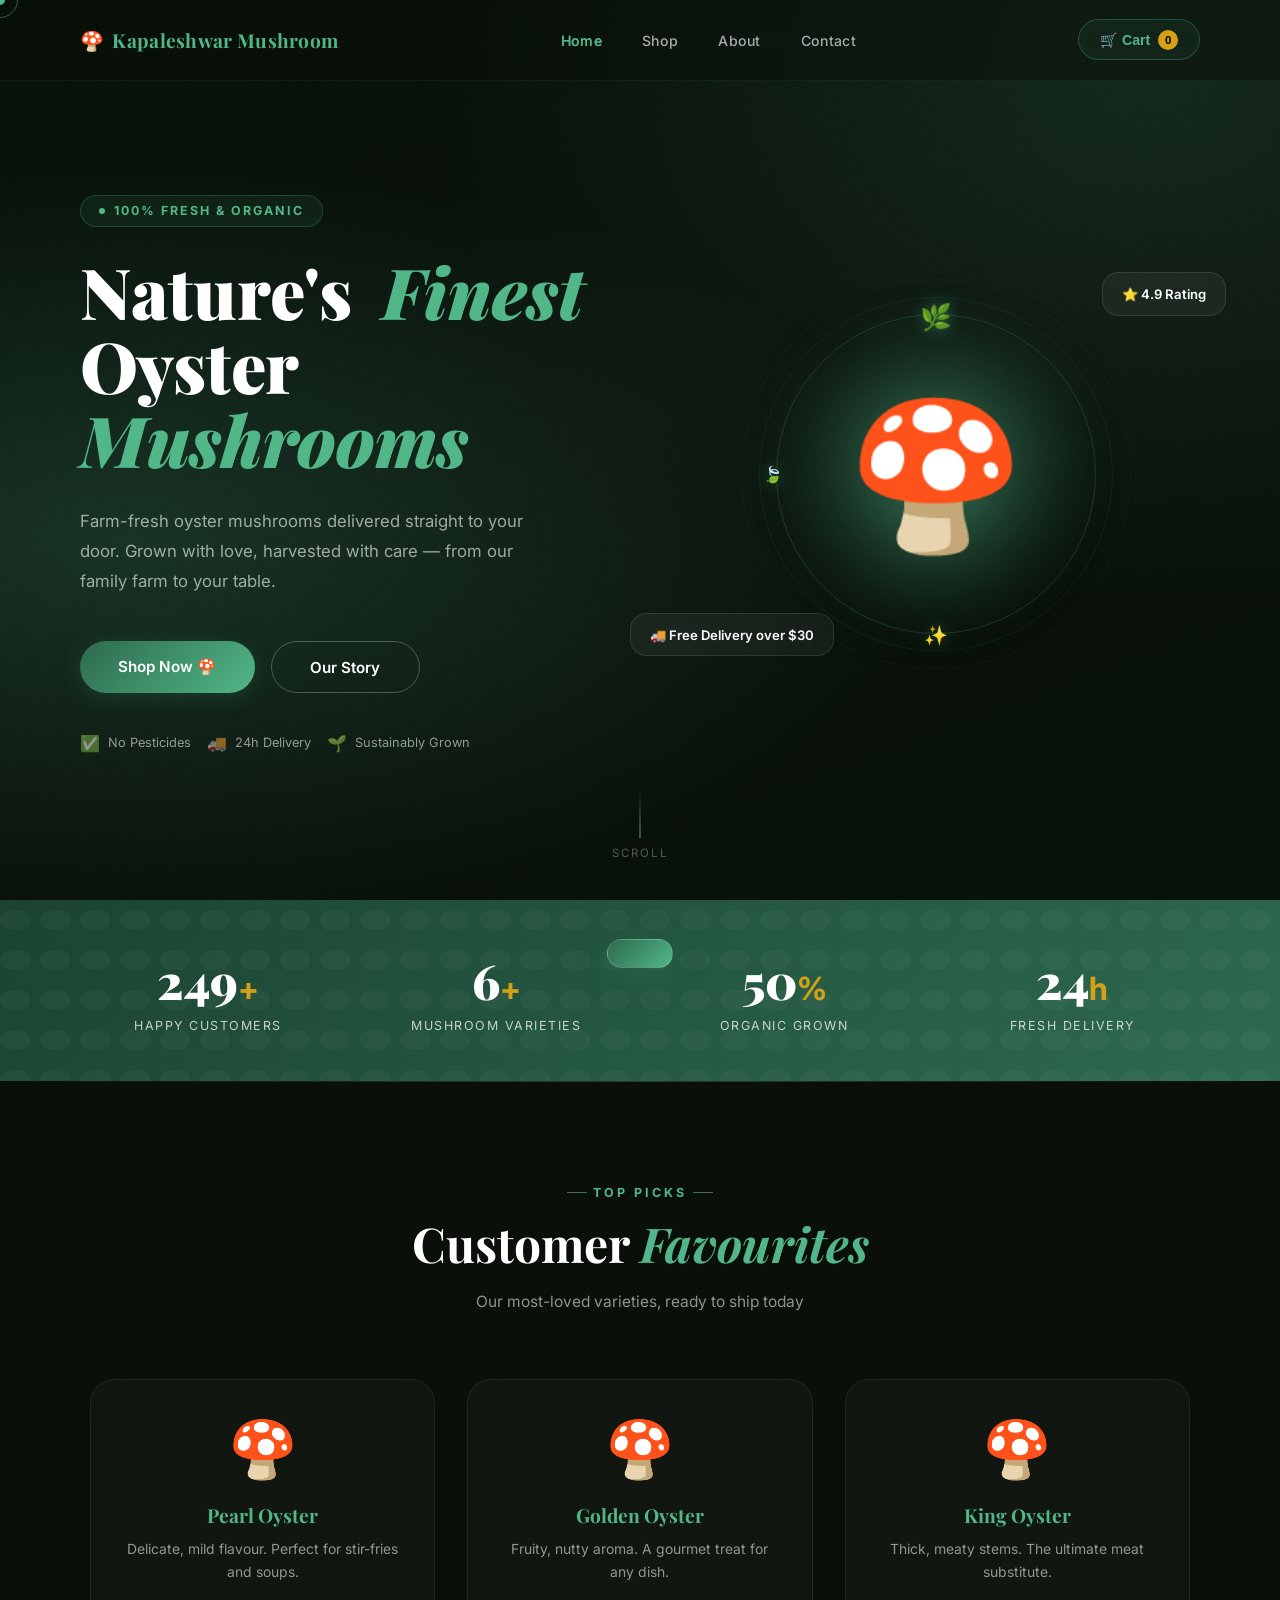
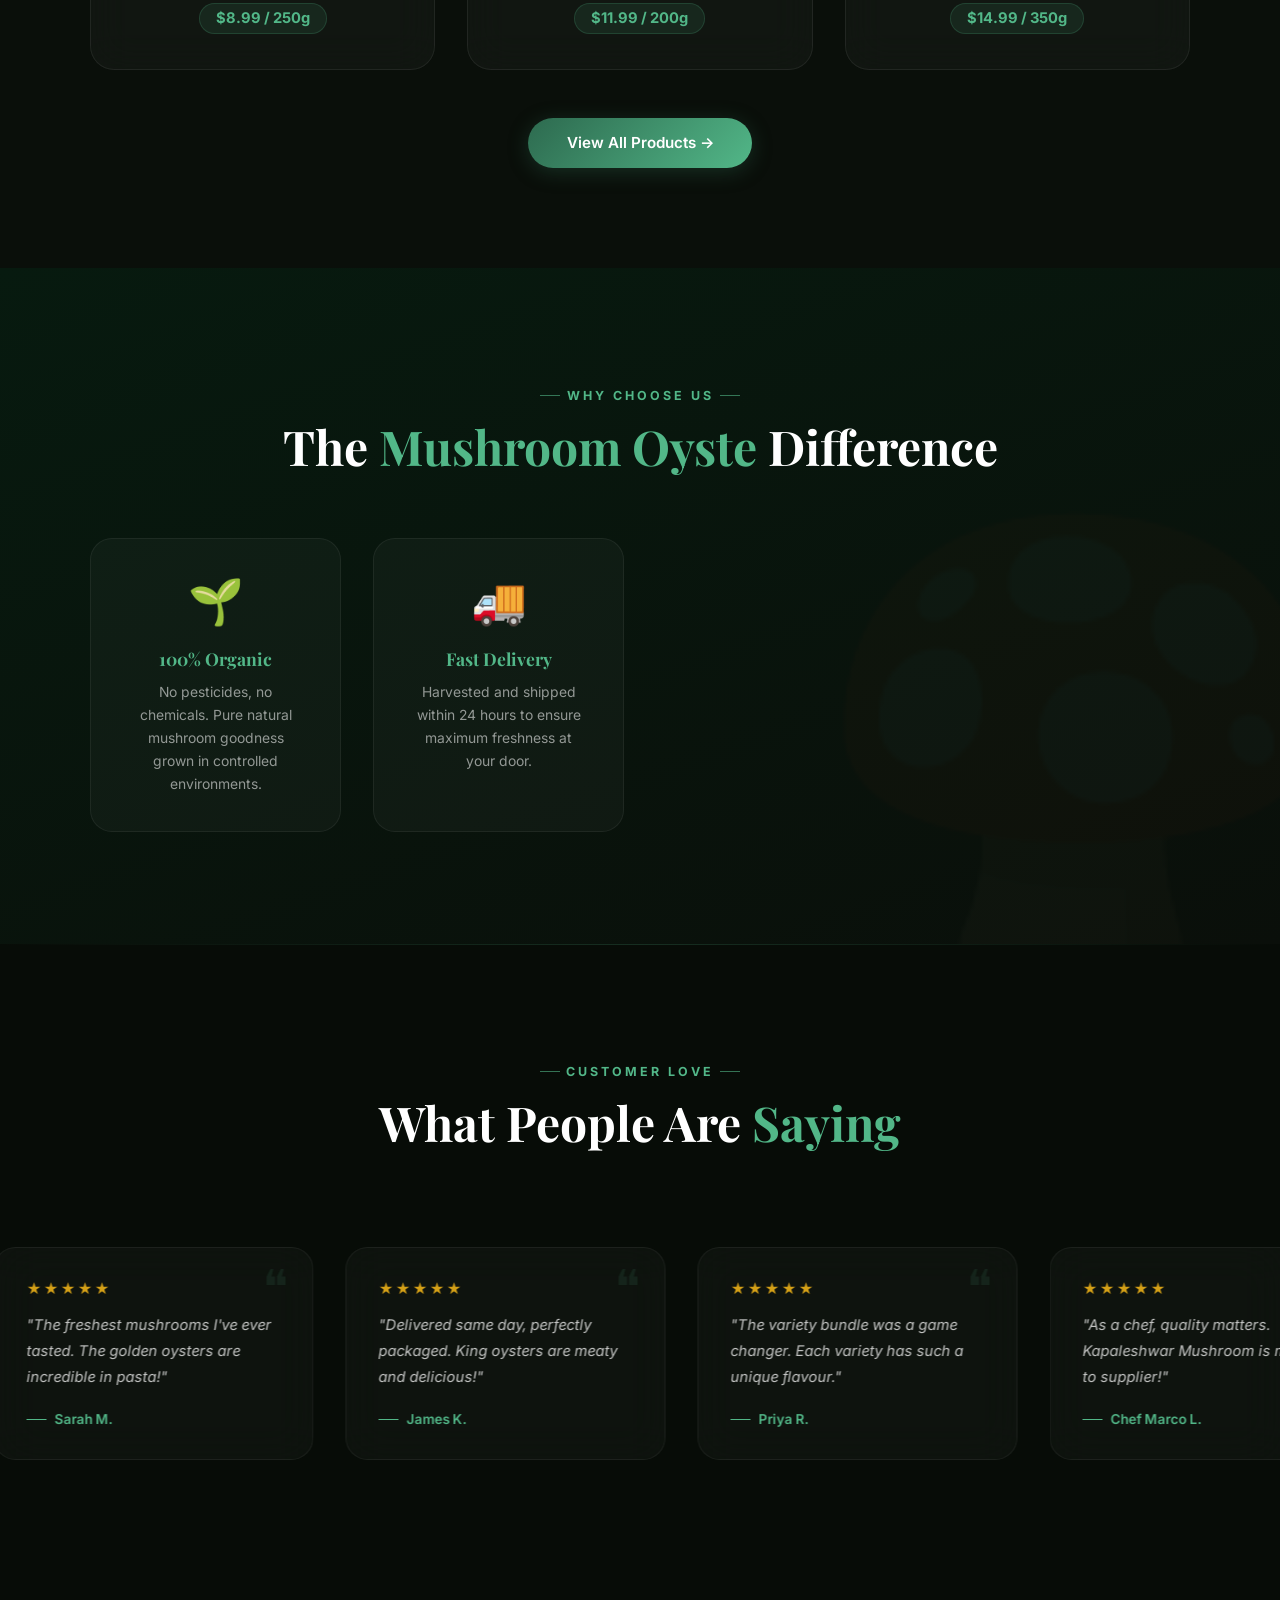
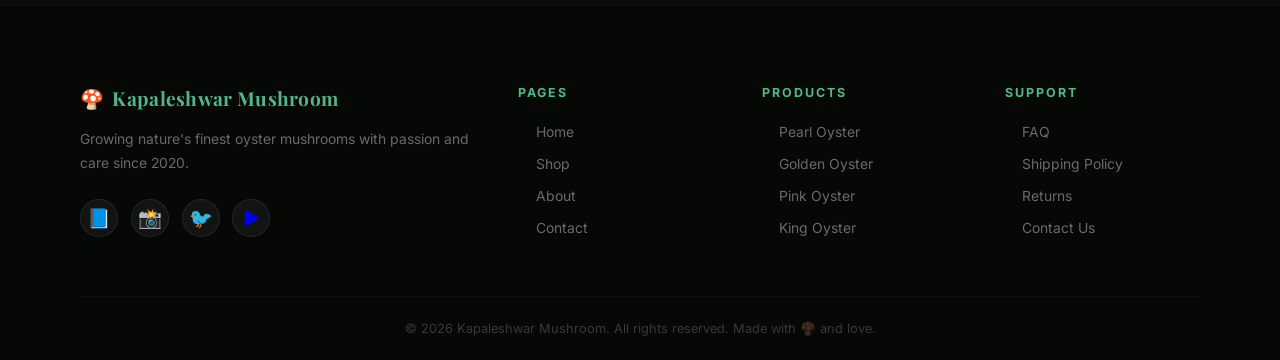
<file: index.html>
<!DOCTYPE html>
<html lang="en">
<head>
  <meta charset="UTF-8"/>
  <meta name="viewport" content="width=device-width, initial-scale=1.0"/>
  <title>Kapaleshwar Mushroom  – Home</title>
  <link href="https://fonts.googleapis.com/css2?family=Playfair+Display:ital,wght@0,400;0,700;0,900;1,400&family=Inter:wght@300;400;500;600&display=swap" rel="stylesheet"/>
  <link rel="stylesheet" href="style.css"/>
  <style>
  /* ── HERO ── */
  .hero{min-height:100vh;display:flex;align-items:center;padding:7rem 5rem 4rem;position:relative;overflow:hidden;
    background:radial-gradient(ellipse at 10% 60%,rgba(45,106,79,0.4) 0%,transparent 50%),
               radial-gradient(ellipse at 90% 10%,rgba(82,183,136,0.15) 0%,transparent 45%),
               linear-gradient(160deg,#071209 0%,#0a0f0a 50%,#071209 100%);}
  .hero-grid{display:grid;grid-template-columns:1fr 1fr;gap:4rem;align-items:center;max-width:1200px;margin:0 auto;width:100%;z-index:2;}
  .hero-eyebrow{display:inline-flex;align-items:center;gap:0.6rem;background:rgba(82,183,136,0.08);border:1px solid rgba(82,183,136,0.25);color:var(--gl);padding:0.45rem 1.1rem;border-radius:50px;font-size:0.78rem;font-weight:700;letter-spacing:2px;text-transform:uppercase;margin-bottom:1.8rem;animation:fadeInUp 0.7s ease both;}
  .hero-eyebrow-dot{width:6px;height:6px;background:var(--gl);border-radius:50%;animation:blink 1.5s ease-in-out infinite;}
  @keyframes blink{0%,100%{opacity:1;}50%{opacity:0.2;}}
  .hero-title{font-family:'Playfair Display',serif;font-size:clamp(3rem,5.5vw,5.5rem);font-weight:900;line-height:1.05;margin-bottom:1.8rem;}
  .hero-title em{font-style:italic;color:var(--gl);}
  .word{display:inline-block;opacity:0;transform:translateY(40px);animation:wordReveal 0.7s cubic-bezier(0.175,0.885,0.32,1.275) forwards;margin-right:0.2em;}
  .word:nth-child(1){animation-delay:0.3s;}.word:nth-child(2){animation-delay:0.5s;}.word:nth-child(3){animation-delay:0.7s;}.word:nth-child(4){animation-delay:0.9s;}
  @keyframes wordReveal{to{opacity:1;transform:translateY(0);}}
  .hero-sub{font-size:1.05rem;color:rgba(255,255,255,0.6);line-height:1.8;margin-bottom:2.8rem;max-width:460px;opacity:0;animation:fadeInUp 0.8s ease 1.1s forwards;}
  .hero-btns{display:flex;gap:1rem;flex-wrap:wrap;opacity:0;animation:fadeInUp 0.8s ease 1.3s forwards;}
  .hero-badges{display:flex;gap:1rem;margin-top:2.5rem;flex-wrap:wrap;opacity:0;animation:fadeInUp 0.8s ease 1.5s forwards;}
  .hero-badge{display:flex;align-items:center;gap:0.5rem;font-size:0.8rem;color:rgba(255,255,255,0.55);}
  .hero-badge-icon{font-size:1rem;}

  /* Visual side */
  .hero-visual{position:relative;display:flex;align-items:center;justify-content:center;height:480px;}
  .glow-orb{position:absolute;width:350px;height:350px;border-radius:50%;background:radial-gradient(circle,rgba(45,106,79,0.35) 0%,transparent 70%);animation:orbPulse 5s ease-in-out infinite;}
  @keyframes orbPulse{0%,100%{transform:scale(1);}50%{transform:scale(1.12);}}
  .hero-ring{width:320px;height:320px;border-radius:50%;border:1px solid rgba(82,183,136,0.2);display:flex;align-items:center;justify-content:center;position:relative;animation:ringFloat 6s ease-in-out infinite;}
  @keyframes ringFloat{0%,100%{transform:translateY(0);}50%{transform:translateY(-16px);}}
  .hero-ring::before{content:'';position:absolute;inset:-18px;border-radius:50%;border:1px solid rgba(82,183,136,0.1);animation:ringPulse 4s ease-in-out infinite;}
  .hero-ring::after{content:'';position:absolute;inset:-36px;border-radius:50%;border:1px solid rgba(82,183,136,0.05);animation:ringPulse 4s ease-in-out 1s infinite;}
  @keyframes ringPulse{0%,100%{transform:scale(1);}50%{transform:scale(1.05);}}
  .hero-mush{font-size:9rem;filter:drop-shadow(0 0 50px rgba(82,183,136,0.6));animation:mushBob 5s ease-in-out infinite;}
  @keyframes mushBob{0%,100%{transform:rotate(-4deg) scale(1);}50%{transform:rotate(4deg) scale(1.05) translateY(-8px);}}
  .orbit{position:absolute;width:100%;height:100%;animation:orbitSpin 14s linear infinite;}
  .orbit-dot{position:absolute;top:-14px;left:50%;transform:translateX(-50%);font-size:1.6rem;filter:drop-shadow(0 0 8px rgba(82,183,136,0.5));}
  @keyframes orbitSpin{to{transform:rotate(360deg);}}
  .orbit2{animation-duration:20s;animation-direction:reverse;}
  .orbit2 .orbit-dot{top:auto;bottom:-14px;font-size:1.2rem;}
  .orbit3{animation-duration:10s;}
  .orbit3 .orbit-dot{top:50%;left:-14px;transform:translateY(-50%);font-size:1rem;}
  .float-card{position:absolute;background:rgba(255,255,255,0.05);backdrop-filter:blur(20px);border:1px solid rgba(255,255,255,0.1);border-radius:16px;padding:0.8rem 1.2rem;font-size:0.82rem;font-weight:600;white-space:nowrap;animation:cardFloat 4s ease-in-out infinite;}
  .float-card.c1{top:8%;right:-5%;animation-delay:0s;}
  .float-card.c2{bottom:12%;left:-8%;animation-delay:2s;}
  @keyframes cardFloat{0%,100%{transform:translateY(0);}50%{transform:translateY(-10px);}}
  .scroll-hint{position:absolute;bottom:2.5rem;left:50%;transform:translateX(-50%);display:flex;flex-direction:column;align-items:center;gap:8px;color:rgba(255,255,255,0.3);font-size:0.72rem;letter-spacing:2px;text-transform:uppercase;}
  .scroll-line{width:1px;height:50px;background:linear-gradient(to bottom,transparent,var(--gl));animation:scrollAnim 1.8s ease-in-out infinite;}
  @keyframes scrollAnim{0%,100%{opacity:0.3;transform:scaleY(0.5);}50%{opacity:1;transform:scaleY(1);}}

  /* ── Featured ── */
  .featured{padding:6rem 5rem;background:#0a0f0a;position:relative;}
  .featured::before{content:'';position:absolute;top:0;left:0;right:0;height:1px;background:linear-gradient(90deg,transparent,rgba(82,183,136,0.3),transparent);}
  .featured-grid{display:grid;grid-template-columns:repeat(3,1fr);gap:2rem;max-width:1100px;margin:0 auto;}
  .featured-card{background:rgba(255,255,255,0.03);backdrop-filter:blur(20px);border:1px solid rgba(255,255,255,0.07);border-radius:24px;padding:2.2rem;text-align:center;transition:all 0.5s cubic-bezier(0.175,0.885,0.32,1.275);position:relative;overflow:hidden;cursor:pointer;}
  .featured-card::before{content:'';position:absolute;inset:0;background:linear-gradient(135deg,rgba(82,183,136,0.1),transparent);opacity:0;transition:opacity 0.4s;}
  .featured-card::after{content:'';position:absolute;bottom:0;left:0;right:0;height:2px;background:linear-gradient(90deg,transparent,var(--gl),transparent);transform:scaleX(0);transition:transform 0.4s;}
  .featured-card:hover{transform:translateY(-12px);border-color:rgba(82,183,136,0.3);box-shadow:0 25px 60px rgba(45,106,79,0.25);}
  .featured-card:hover::before{opacity:1;}
  .featured-card:hover::after{transform:scaleX(1);}
  .featured-card .icon{font-size:3.5rem;margin-bottom:1.2rem;display:block;transition:transform 0.5s cubic-bezier(0.175,0.885,0.32,1.275);}
  .featured-card:hover .icon{transform:scale(1.25) rotate(8deg);}
  .featured-card h3{font-family:'Playfair Display',serif;font-size:1.2rem;margin-bottom:0.6rem;color:var(--gl);}
  .featured-card p{color:var(--muted);font-size:0.87rem;line-height:1.65;}
  .featured-card .price-tag{display:inline-block;margin-top:1.2rem;background:rgba(82,183,136,0.1);color:var(--gl);padding:0.35rem 1rem;border-radius:50px;font-weight:700;font-size:0.92rem;border:1px solid rgba(82,183,136,0.2);}

  /* ── Why Us ── */
  .why-us{padding:7rem 5rem;background:linear-gradient(160deg,#071a0f 0%,#0a0f0a 100%);position:relative;overflow:hidden;}
  .why-us::after{content:'🍄';position:absolute;font-size:28rem;opacity:0.02;right:-5rem;bottom:-5rem;pointer-events:none;animation:slowSpin 50s linear infinite;}
  .features-grid{display:grid;grid-template-columns:repeat(auto-fill,minmax(230px,1fr));gap:2rem;max-width:1100px;margin:0 auto;}
  .feature-card{background:rgba(255,255,255,0.03);border:1px solid rgba(255,255,255,0.06);border-radius:22px;padding:2.2rem;text-align:center;transition:all 0.5s;position:relative;overflow:hidden;}
  .feature-card::before{content:'';position:absolute;inset:0;background:radial-gradient(circle at 50% 0%,rgba(82,183,136,0.12),transparent 60%);opacity:0;transition:opacity 0.4s;}
  .feature-card:hover{border-color:rgba(82,183,136,0.25);transform:translateY(-10px);box-shadow:0 20px 50px rgba(45,106,79,0.2);}
  .feature-card:hover::before{opacity:1;}
  .feature-icon{font-size:2.8rem;margin-bottom:1.2rem;display:block;transition:transform 0.5s;}
  .feature-card:hover .feature-icon{transform:scale(1.2) rotate(-5deg);}
  .feature-card h3{font-family:'Playfair Display',serif;font-size:1.1rem;margin-bottom:0.7rem;color:var(--gl);}
  .feature-card p{color:var(--muted);font-size:0.87rem;line-height:1.65;}

  /* ── Testimonials ── */
  .testimonials{padding:7rem 0;background:#070c07;overflow:hidden;position:relative;}
  .testimonials::before{content:'';position:absolute;top:0;left:0;right:0;height:1px;background:linear-gradient(90deg,transparent,rgba(82,183,136,0.2),transparent);}
  .testimonials .section-header{padding:0 5rem;}
  .testimonials-track{overflow:hidden;padding:1.5rem 0;cursor:grab;}
  .testimonials-track:active{cursor:grabbing;}
  .testimonials-inner{display:flex;gap:2rem;width:max-content;padding:0.5rem 2rem;will-change:transform;}
  .testimonial-card{background:rgba(255,255,255,0.03);backdrop-filter:blur(20px);border:1px solid rgba(255,255,255,0.06);border-radius:22px;padding:2rem;min-width:320px;max-width:320px;transition:all 0.4s;position:relative;overflow:hidden;}
  .testimonial-card::before{content:'❝';position:absolute;top:1rem;right:1.5rem;font-size:3rem;color:rgba(82,183,136,0.1);font-family:serif;line-height:1;}
  .testimonial-card:hover{border-color:rgba(82,183,136,0.25);transform:scale(1.03);box-shadow:0 15px 40px rgba(45,106,79,0.2);}
  .t-stars{color:var(--gold);font-size:0.9rem;margin-bottom:1rem;letter-spacing:2px;}
  .testimonial-card p{color:rgba(255,255,255,0.75);font-size:0.92rem;line-height:1.75;font-style:italic;margin-bottom:1.3rem;}
  .t-author{color:var(--gl);font-weight:600;font-size:0.85rem;display:flex;align-items:center;gap:0.5rem;}
  .t-author::before{content:'';display:inline-block;width:20px;height:1px;background:var(--gl);}

  @media(max-width:900px){
    .hero{padding:7rem 1.5rem 4rem;}.hero-grid{grid-template-columns:1fr;}.hero-visual{display:none;}
    .featured{padding:4rem 1.5rem;}.featured-grid{grid-template-columns:1fr;}
    .why-us{padding:4rem 1.5rem;}
    .testimonials .section-header{padding:0 1.5rem;}
  }
  @media(max-width:600px){
    .hero-title{font-size:2.6rem;}.hero-btns{flex-direction:column;}.hero-btns a{text-align:center;}
  }
  </style>
</head>
<body>
  <div id="loader"><div class="loader-mush">🍄</div><div class="loader-bar"><div class="loader-fill"></div></div></div>
  <div class="cursor" id="cursor"></div>
  <div class="cursor-ring" id="cursorRing"></div>
  <div class="particles" id="particles"></div>

  <nav class="navbar" id="navbar">
    <a href="index.html" class="logo"><span class="logo-icon">🍄</span> Kapaleshwar Mushroom</a>
    <ul class="nav-links">
      <li><a href="index.html" data-text="Home" class="active">Home</a></li>
      <li><a href="shop.html" data-text="Shop">Shop</a></li>
      <li><a href="about.html" data-text="About">About</a></li>
      <li><a href="contact.html" data-text="Contact">Contact</a></li>
    </ul>
    <button class="cart-btn" onclick="toggleCart()">🛒 Cart <span class="cart-count">0</span></button>
    <button class="hamburger" id="hamburger" onclick="toggleMobileNav()" aria-label="Menu"><span></span><span></span><span></span></button>
  </nav>
  <div class="mobile-nav" id="mobileNav">
    <a href="index.html" class="active" onclick="toggleMobileNav()">Home</a>
    <a href="shop.html" onclick="toggleMobileNav()">Shop</a>
    <a href="about.html" onclick="toggleMobileNav()">About</a>
    <a href="contact.html" onclick="toggleMobileNav()">Contact</a>
    <button class="mobile-cart-btn" onclick="toggleMobileNav();toggleCart()">🛒 Cart <span class="cart-count">0</span></button>
  </div>

  <!-- Hero -->
  <section class="hero">
    <div class="hero-grid">
      <div>
        <div class="hero-eyebrow"><span class="hero-eyebrow-dot"></span> 100% Fresh &amp; Organic</div>
        <h1 class="hero-title">
          <span class="word">Nature's</span>
          <span class="word"><em>Finest</em></span><br/>
          <span class="word">Oyster</span>
          <span class="word"><em>Mushrooms</em></span>
        </h1>
        <p class="hero-sub">Farm-fresh oyster mushrooms delivered straight to your door. Grown with love, harvested with care — from our family farm to your table.</p>
        <div class="hero-btns">
          <a href="shop.html" class="btn-primary"><span>Shop Now 🍄</span></a>
          <a href="about.html" class="btn-secondary">Our Story</a>
        </div>
        <div class="hero-badges">
          <div class="hero-badge"><span class="hero-badge-icon">✅</span> No Pesticides</div>
          <div class="hero-badge"><span class="hero-badge-icon">🚚</span> 24h Delivery</div>
          <div class="hero-badge"><span class="hero-badge-icon">🌱</span> Sustainably Grown</div>
        </div>
      </div>
      <div class="hero-visual">
        <div class="glow-orb"></div>
        <div class="hero-ring">
          <div class="orbit"><div class="orbit-dot">🌿</div></div>
          <div class="orbit orbit2"><div class="orbit-dot">✨</div></div>
          <div class="orbit orbit3"><div class="orbit-dot">🍃</div></div>
          <div class="hero-mush">🍄</div>
        </div>
        <div class="float-card c1">⭐ 4.9 Rating</div>
        <div class="float-card c2">🚚 Free Delivery over $30</div>
      </div>
    </div>
    <div class="scroll-hint"><div class="scroll-line"></div>Scroll</div>
  </section>

  <!-- Stats -->
  <section class="stats">
    <div class="stat-item reveal"><span class="stat-num" data-target="500">0</span><span class="stat-unit">+</span><p>Happy Customers</p></div>
    <div class="stat-item reveal"><span class="stat-num" data-target="12">0</span><span class="stat-unit">+</span><p>Mushroom Varieties</p></div>
    <div class="stat-item reveal"><span class="stat-num" data-target="100">0</span><span class="stat-unit">%</span><p>Organic Grown</p></div>
    <div class="stat-item reveal"><span class="stat-num" data-target="48">0</span><span class="stat-unit">h</span><p>Fresh Delivery</p></div>
  </section>

  <!-- Featured -->
  <section class="featured">
    <div class="section-header">
      <p class="section-tag">Top Picks</p>
      <h2>Customer <em style="font-style:italic;color:var(--gl)">Favourites</em></h2>
      <p class="section-sub">Our most-loved varieties, ready to ship today</p>
    </div>
    <div class="featured-grid">
      <div class="featured-card reveal"><span class="icon">🍄</span><h3>Pearl Oyster</h3><p>Delicate, mild flavour. Perfect for stir-fries and soups.</p><span class="price-tag">$8.99 / 250g</span></div>
      <div class="featured-card reveal"><span class="icon">🍄</span><h3>Golden Oyster</h3><p>Fruity, nutty aroma. A gourmet treat for any dish.</p><span class="price-tag">$11.99 / 200g</span></div>
      <div class="featured-card reveal"><span class="icon">🍄</span><h3>King Oyster</h3><p>Thick, meaty stems. The ultimate meat substitute.</p><span class="price-tag">$14.99 / 350g</span></div>
    </div>
    <div style="text-align:center;margin-top:3rem;"><a href="shop.html" class="btn-primary"><span>View All Products →</span></a></div>
  </section>

  <!-- Why Us -->
  <section class="why-us">
    <div class="section-header">
      <p class="section-tag">Why Choose Us</p>
      <h2>The <span class="highlight">Mushroom Oyste</span> Difference</h2>
    </div>
    <div class="features-grid">
      <div class="feature-card reveal"><span class="feature-icon">🌱</span><h3>100% Organic</h3><p>No pesticides, no chemicals. Pure natural mushroom goodness grown in controlled environments.</p></div>
      <div class="feature-card reveal"><span class="feature-icon">🚚</span><h3>Fast Delivery</h3><p>Harvested and shipped within 24 hours to ensure maximum freshness at your door.</p></div>
      <div class="feature-card reveal"><span class="feature-icon">💪</span><h3>Nutrient Rich</h3><p>Packed with protein, vitamins B &amp; D, antioxidants, and immune-boosting beta-glucans.</p></div>
      <div class="feature-card reveal"><span class="feature-icon">♻️</span><h3>Eco Friendly</h3><p>Sustainable farming with minimal water usage and zero-waste packaging.</p></div>
    </div>
  </section>

  <!-- Testimonials -->
  <section class="testimonials">
    <div class="section-header">
      <p class="section-tag">Customer Love</p>
      <h2>What People Are <span class="highlight">Saying</span></h2>
    </div>
    <div class="testimonials-track">
      <div class="testimonials-inner" id="testimonialsInner">
        <div class="testimonial-card"><div class="t-stars">★★★★★</div><p>"The freshest mushrooms I've ever tasted. The golden oysters are incredible in pasta!"</p><div class="t-author">Sarah M.</div></div>
        <div class="testimonial-card"><div class="t-stars">★★★★★</div><p>"Delivered same day, perfectly packaged. King oysters are meaty and delicious!"</p><div class="t-author">James K.</div></div>
        <div class="testimonial-card"><div class="t-stars">★★★★★</div><p>"The variety bundle was a game changer. Each variety has such a unique flavour."</p><div class="t-author">Priya R.</div></div>
        <div class="testimonial-card"><div class="t-stars">★★★★★</div><p>"As a chef, quality matters. Kapaleshwar Mushroom is my go-to supplier!"</p><div class="t-author">Chef Marco L.</div></div>
        <div class="testimonial-card"><div class="t-stars">★★★★★</div><p>"Absolutely love the pink oysters — stunning colour and incredible flavour!"</p><div class="t-author">Lena W.</div></div>
        <div class="testimonial-card"><div class="t-stars">★★★★★</div><p>"Best mushrooms I've ever cooked with. The king oysters are a total game changer."</p><div class="t-author">Tom B.</div></div>
      </div>
    </div>
  </section>

  <!-- Footer -->
  <footer class="footer">
    <div class="footer-content">
      <div class="footer-brand">
        <a href="index.html" class="logo"><span class="logo-icon">🍄</span> Kapaleshwar Mushroom</a>
        <p>Growing nature's finest oyster mushrooms with passion and care since 2020.</p>
        <div class="socials"><a href="#">📘</a><a href="#">📸</a><a href="#">🐦</a><a href="#">▶️</a></div>
      </div>
      <div class="footer-links"><h4>Pages</h4><ul><li><a href="index.html">Home</a></li><li><a href="shop.html">Shop</a></li><li><a href="about.html">About</a></li><li><a href="contact.html">Contact</a></li></ul></div>
      <div class="footer-links"><h4>Products</h4><ul><li><a href="shop.html">Pearl Oyster</a></li><li><a href="shop.html">Golden Oyster</a></li><li><a href="shop.html">Pink Oyster</a></li><li><a href="shop.html">King Oyster</a></li></ul></div>
      <div class="footer-links"><h4>Support</h4><ul><li><a href="#">FAQ</a></li><li><a href="#">Shipping Policy</a></li><li><a href="#">Returns</a></li><li><a href="contact.html">Contact Us</a></li></ul></div>
    </div>
    <div class="footer-bottom"><p>© 2026 Kapaleshwar Mushroom. All rights reserved. Made with 🍄 and love.</p></div>
  </footer>

  <div class="cart-overlay" id="cartOverlay" onclick="toggleCart()"></div>
  <div class="cart-sidebar" id="cartSidebar">
    <div class="cart-header"><h3>Your Cart 🛒</h3><button onclick="toggleCart()">✕</button></div>
    <div class="cart-items" id="cartItems"><p class="empty-cart">Your cart is empty 🍄</p></div>
    <div class="cart-total" id="cartTotal" style="display:none">
      <div class="total-row"><span>Total:</span><span id="totalPrice">$0.00</span></div>
      <button class="btn-primary checkout-btn" onclick="checkoutWhatsApp()"><span>Checkout via WhatsApp 💬</span></button>
    </div>
  </div>
  <div class="toast" id="toast"></div>
  <script src="script.js"></script>
</body>
</html>
</file>
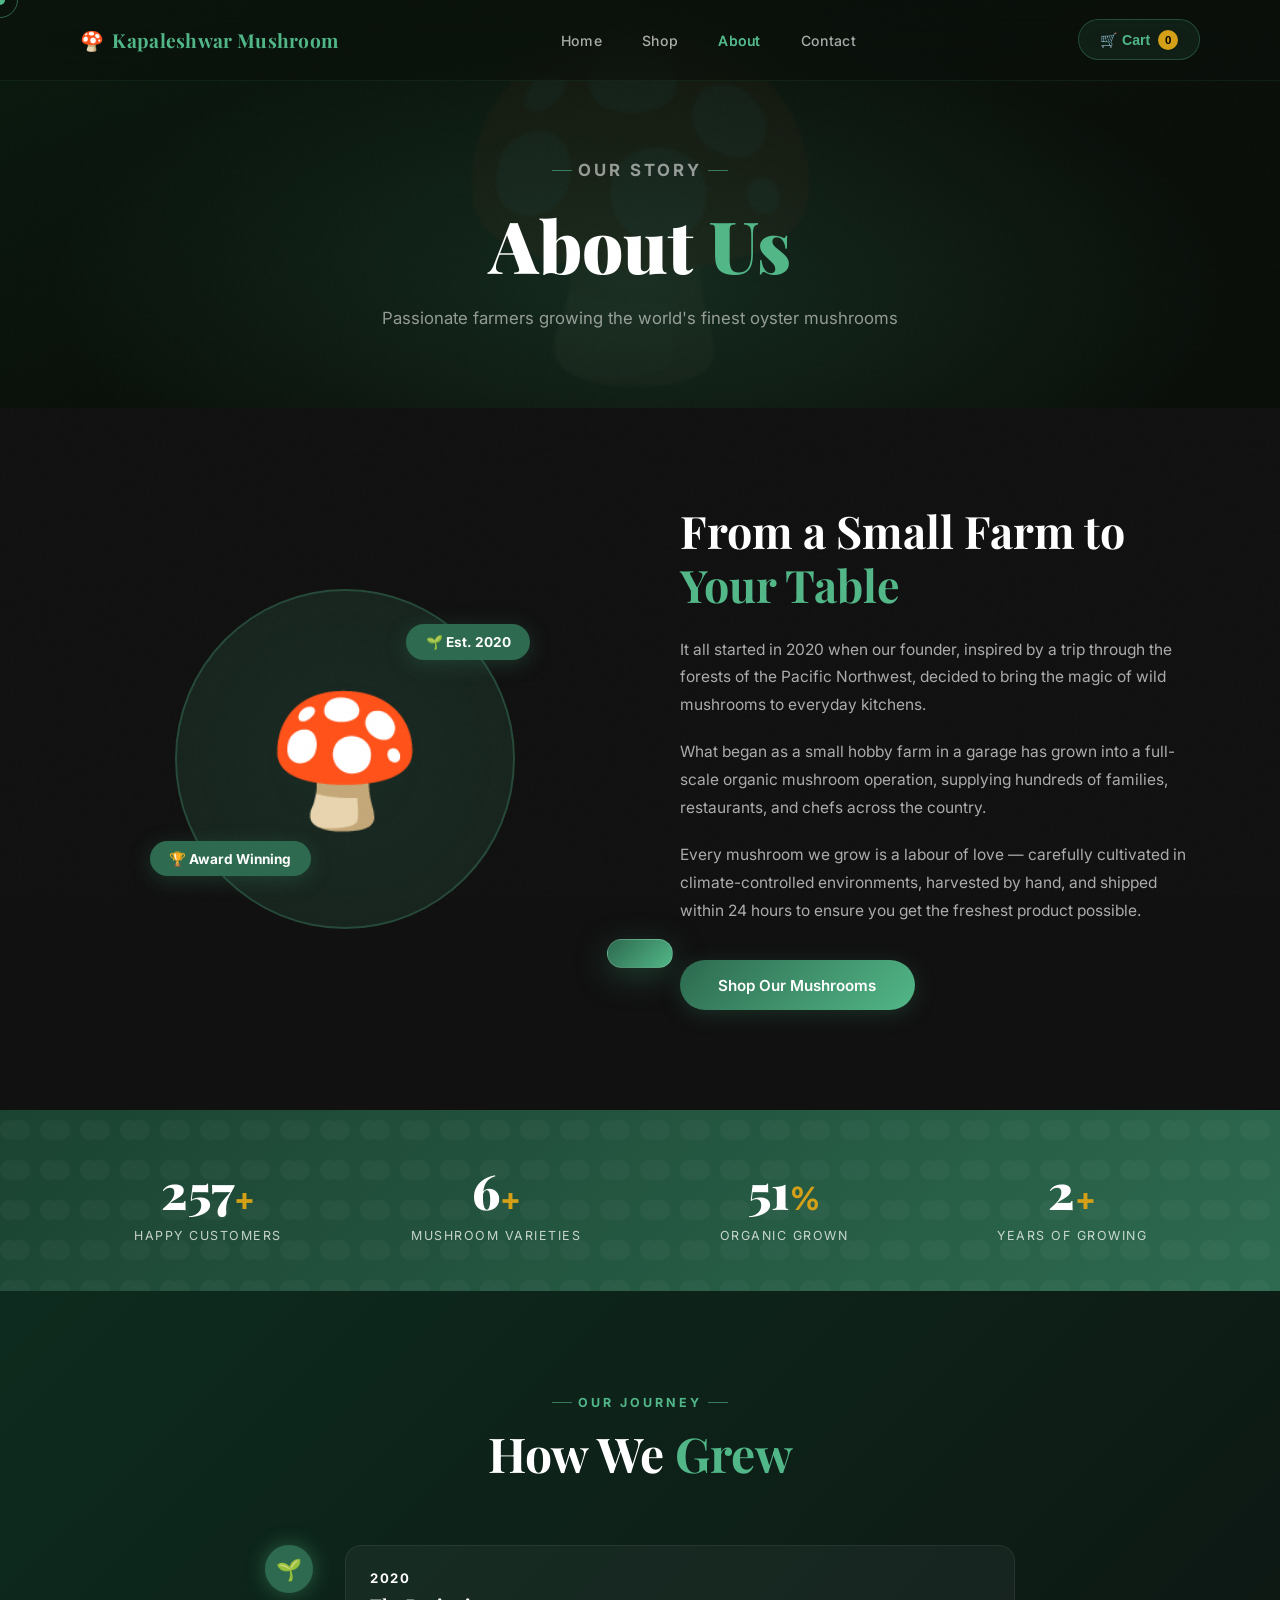
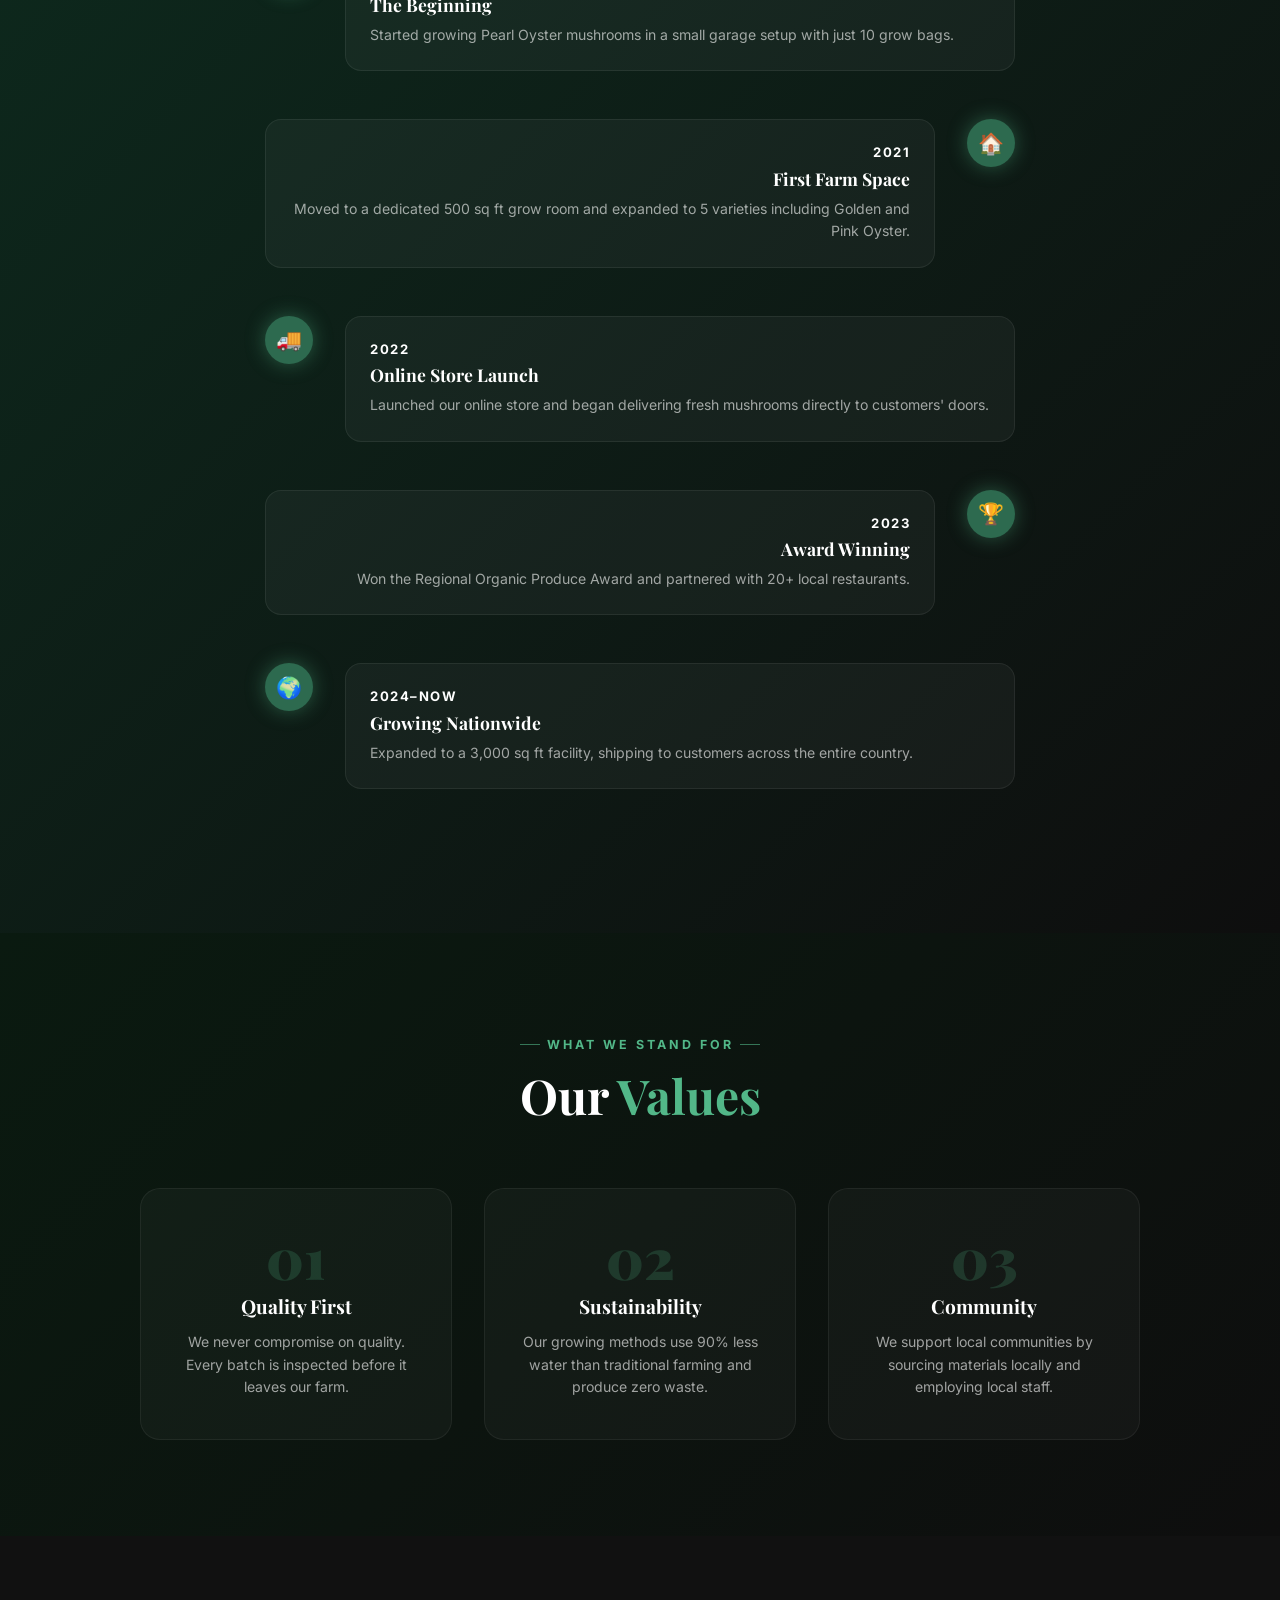
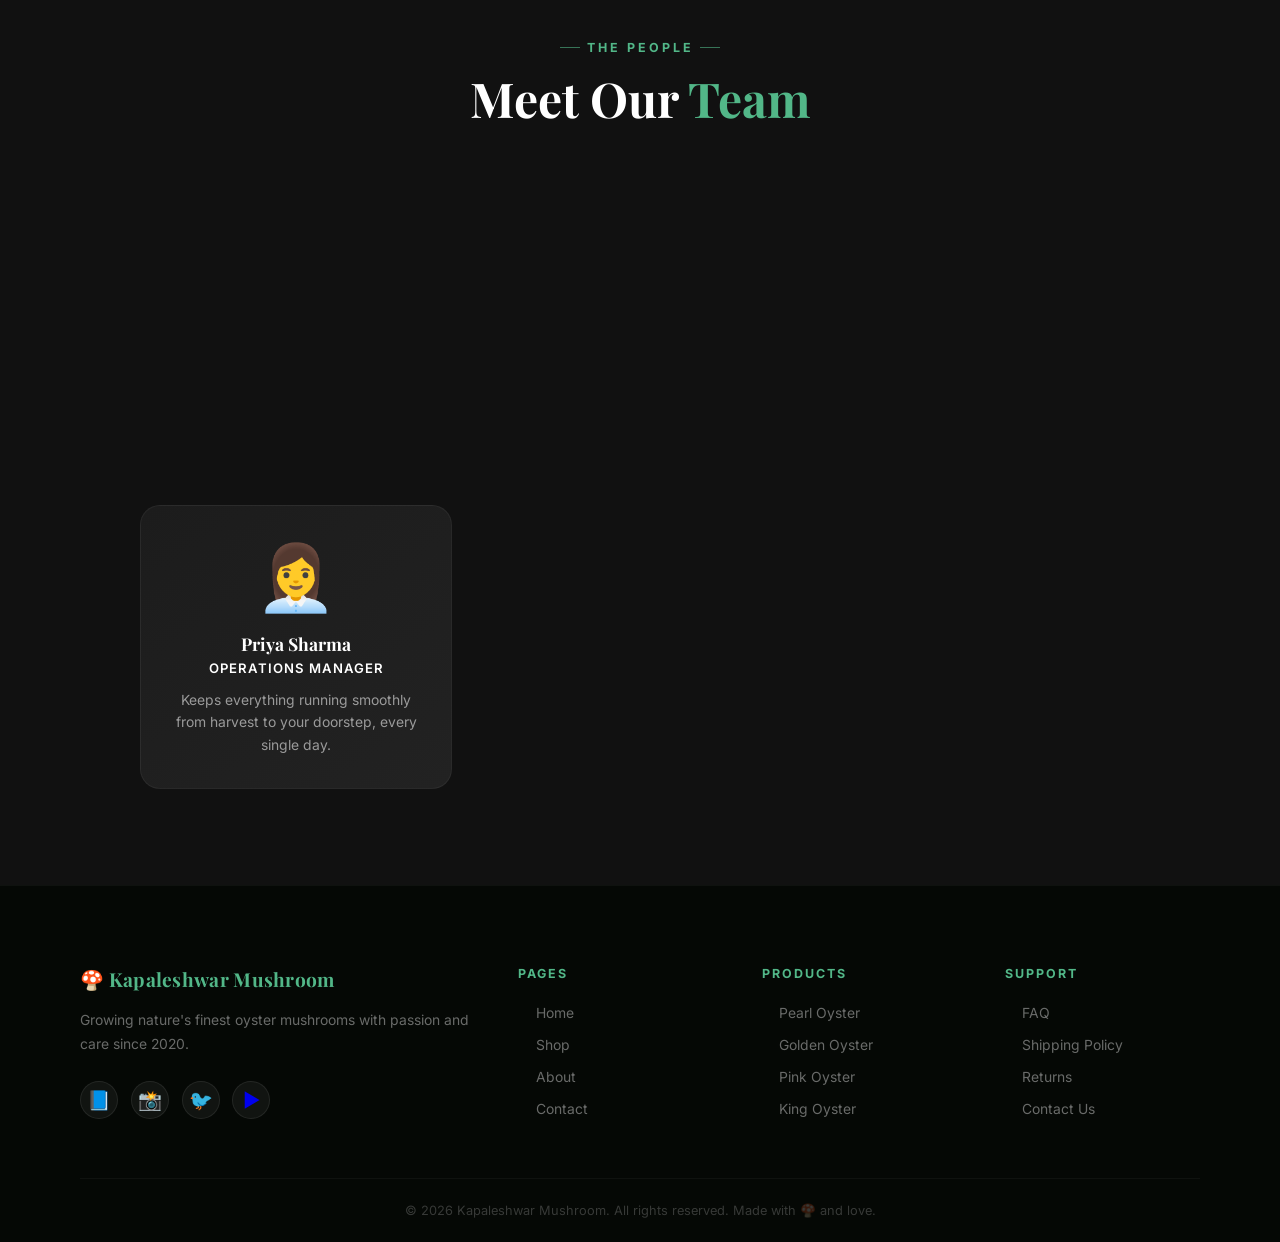
<file: about.html>
<!DOCTYPE html>
<html lang="en">
<head>
  <meta charset="UTF-8"/>
  <meta name="viewport" content="width=device-width, initial-scale=1.0"/>
  <title>About – Kapaleshwar Mushroom</title>
  <link href="https://fonts.googleapis.com/css2?family=Playfair+Display:wght@400;700;900&family=Inter:wght@300;400;600&display=swap" rel="stylesheet"/>
  <link rel="stylesheet" href="style.css"/>
  <style>
    /* Story section */
    .story { padding: 6rem 5rem; background: #111; }
    .story-grid { display: grid; grid-template-columns: 1fr 1fr; gap: 5rem; align-items: center; max-width: 1100px; margin: 0 auto; }
    .story-visual { position: relative; display: flex; align-items: center; justify-content: center; }
    .story-circle { width: 340px; height: 340px; border-radius: 50%; background: radial-gradient(circle, rgba(45,106,79,0.3), rgba(82,183,136,0.1)); border: 2px solid rgba(82,183,136,0.25); display: flex; align-items: center; justify-content: center; font-size: 8rem; animation: mushBig 5s ease-in-out infinite; position: relative; }
    @keyframes mushBig { 0%,100%{transform:rotate(-3deg);} 50%{transform:translateY(-15px) rotate(3deg);} }
    .story-badge { position: absolute; background: var(--green); color: white; padding: 0.6rem 1.2rem; border-radius: 50px; font-weight: 700; font-size: 0.85rem; white-space: nowrap; box-shadow: 0 4px 20px rgba(45,106,79,0.4); }
    .story-badge.b1 { top: 10%; right: -5%; animation: badgeFloat 3s ease-in-out infinite; }
    .story-badge.b2 { bottom: 15%; left: -8%; animation: badgeFloat 3s ease-in-out 1.5s infinite; }
    @keyframes badgeFloat { 0%,100%{transform:translateY(0);} 50%{transform:translateY(-8px);} }
    .story-text h2 { font-family:'Playfair Display',serif; font-size:clamp(2rem,3.5vw,2.8rem); font-weight:700; margin-bottom:1.5rem; line-height:1.2; }
    .story-text p { color:rgba(255,255,255,0.65); font-size:0.97rem; line-height:1.8; margin-bottom:1.2rem; }

    /* Timeline */
    .timeline-section { padding: 6rem 5rem; background: linear-gradient(135deg,#0d2b1e,#0e0e0e); }
    .timeline { max-width: 750px; margin: 0 auto; position: relative; }
    .timeline::before { content:''; position:absolute; left:50%; top:0; bottom:0; width:2px; background:linear-gradient(to bottom,transparent,var(--green-light),transparent); transform:translateX(-50%); }
    .tl-item { display: flex; gap: 2rem; margin-bottom: 3rem; align-items: flex-start; }
    .tl-item:nth-child(even) { flex-direction: row-reverse; }
    .tl-item:nth-child(even) .tl-content { text-align: right; }
    .tl-dot { width: 48px; height: 48px; border-radius: 50%; background: var(--green); border: 3px solid var(--green-light); display: flex; align-items: center; justify-content: center; font-size: 1.3rem; flex-shrink: 0; position: relative; z-index: 1; box-shadow: 0 0 20px rgba(82,183,136,0.4); animation: dotPulse 2s ease-in-out infinite; }
    @keyframes dotPulse { 0%,100%{box-shadow:0 0 20px rgba(82,183,136,0.4);} 50%{box-shadow:0 0 35px rgba(82,183,136,0.7);} }
    .tl-content { flex: 1; background:rgba(255,255,255,0.04); border:1px solid rgba(255,255,255,0.07); border-radius:16px; padding:1.5rem; transition:all 0.3s; }
    .tl-content:hover { background:rgba(82,183,136,0.08); border-color:rgba(82,183,136,0.25); transform:scale(1.02); }
    .tl-year { color:var(--green-light); font-weight:700; font-size:0.82rem; letter-spacing:1.5px; text-transform:uppercase; margin-bottom:0.4rem; }
    .tl-content h3 { font-family:'Playfair Display',serif; font-size:1.1rem; margin-bottom:0.5rem; }
    .tl-content p { color:rgba(255,255,255,0.6); font-size:0.88rem; line-height:1.6; }

    /* Team */
    .team { padding: 6rem 5rem; background: #111; }
    .team-grid { display: grid; grid-template-columns: repeat(auto-fill,minmax(240px,1fr)); gap: 2rem; max-width: 1000px; margin: 0 auto; }
    .team-card { background:linear-gradient(145deg,#1c1c1c,#222); border-radius:20px; padding:2rem; text-align:center; border:1px solid rgba(255,255,255,0.05); transition:all 0.4s; }
    .team-card:hover { transform:translateY(-10px); border-color:rgba(82,183,136,0.3); box-shadow:0 20px 50px rgba(45,106,79,0.2); }
    .team-avatar { font-size:4rem; margin-bottom:1rem; display:block; animation:iconPulse 4s ease-in-out infinite; }
    @keyframes iconPulse { 0%,100%{transform:scale(1);} 50%{transform:scale(1.08);} }
    .team-card h3 { font-family:'Playfair Display',serif; font-size:1.1rem; margin-bottom:0.3rem; }
    .team-card .role { color:var(--green-light); font-size:0.82rem; font-weight:600; text-transform:uppercase; letter-spacing:1px; margin-bottom:0.8rem; }
    .team-card p { color:rgba(255,255,255,0.55); font-size:0.87rem; line-height:1.6; }

    /* Values */
    .values { padding: 6rem 5rem; background: linear-gradient(135deg,#0a1a10,#0e0e0e); }
    .values-grid { display: grid; grid-template-columns: repeat(3,1fr); gap: 2rem; max-width: 1000px; margin: 0 auto; }
    .value-card { padding: 2.5rem 2rem; border-radius: 20px; border: 1px solid rgba(255,255,255,0.06); background: rgba(255,255,255,0.03); text-align: center; transition: all 0.4s; position: relative; overflow: hidden; }
    .value-card::before { content:''; position:absolute; inset:0; background:linear-gradient(135deg,rgba(82,183,136,0.1),transparent); opacity:0; transition:opacity 0.4s; }
    .value-card:hover { transform:translateY(-8px); border-color:rgba(82,183,136,0.3); }
    .value-card:hover::before { opacity:1; }
    .value-num { font-family:'Playfair Display',serif; font-size:3.5rem; font-weight:900; color:rgba(82,183,136,0.2); line-height:1; margin-bottom:0.5rem; }
    .value-card h3 { font-family:'Playfair Display',serif; font-size:1.2rem; color:var(--green-light); margin-bottom:0.8rem; }
    .value-card p { color:rgba(255,255,255,0.6); font-size:0.88rem; line-height:1.6; }

    @media(max-width:900px){
      .story{padding:4rem 2rem;} .story-grid{grid-template-columns:1fr;} .story-visual{display:none;}
      .timeline-section{padding:4rem 2rem;} .timeline::before{left:24px;} .tl-item{flex-direction:row!important;} .tl-item .tl-content{text-align:left!important;}
      .team{padding:4rem 2rem;} .values{padding:4rem 2rem;} .values-grid{grid-template-columns:1fr;}
    }
    @media(max-width:600px){
      .tl-dot{width:36px;height:36px;font-size:1rem;}
      .team-grid{grid-template-columns:1fr;}
    }
  </style>
</head>
<body>
  <div id="loader"><div class="loader-mush">🍄</div><div class="loader-bar"><div class="loader-fill"></div></div></div>
  <div class="cursor" id="cursor"></div>
  <div class="cursor-ring" id="cursorRing"></div>
  <div class="particles" id="particles"></div>

  <nav class="navbar" id="navbar">
    <a href="index.html" class="logo"><span class="logo-icon">🍄</span> Kapaleshwar Mushroom</a>
    <ul class="nav-links">
      <li><a href="index.html" data-text="Home">Home</a></li>
      <li><a href="shop.html" data-text="Shop">Shop</a></li>
      <li><a href="about.html" data-text="About" class="active">About</a></li>
      <li><a href="contact.html" data-text="Contact">Contact</a></li>
    </ul>
    <button class="cart-btn" onclick="toggleCart()">🛒 Cart <span class="cart-count">0</span></button>
    <button class="hamburger" id="hamburger" onclick="toggleMobileNav()" aria-label="Menu"><span></span><span></span><span></span></button>
  </nav>
  <div class="mobile-nav" id="mobileNav">
    <a href="index.html" onclick="toggleMobileNav()">Home</a>
    <a href="shop.html" onclick="toggleMobileNav()">Shop</a>
    <a href="about.html" class="active" onclick="toggleMobileNav()">About</a>
    <a href="contact.html" onclick="toggleMobileNav()">Contact</a>
    <button class="mobile-cart-btn" onclick="toggleMobileNav();toggleCart()">🛒 Cart <span class="cart-count">0</span></button>
  </div>

  <div class="page-hero">
    <div>
      <p class="section-tag">Our Story</p>
      <h1>About <span class="highlight">Us</span></h1>
      <p>Passionate farmers growing the world's finest oyster mushrooms</p>
    </div>
  </div>

  <!-- Story -->
  <section class="story">
    <div class="story-grid">
      <div class="story-visual">
        <div class="story-circle">🍄
          <div class="story-badge b1">🌱 Est. 2020</div>
          <div class="story-badge b2">🏆 Award Winning</div>
        </div>
      </div>
      <div class="story-text reveal-right">
        <h2>From a Small Farm to <span class="highlight">Your Table</span></h2>
        <p>It all started in 2020 when our founder, inspired by a trip through the forests of the Pacific Northwest, decided to bring the magic of wild mushrooms to everyday kitchens.</p>
        <p>What began as a small hobby farm in a garage has grown into a full-scale organic mushroom operation, supplying hundreds of families, restaurants, and chefs across the country.</p>
        <p>Every mushroom we grow is a labour of love — carefully cultivated in climate-controlled environments, harvested by hand, and shipped within 24 hours to ensure you get the freshest product possible.</p>
        <a href="shop.html" class="btn-primary" style="margin-top:1rem;">Shop Our Mushrooms</a>
      </div>
    </div>
  </section>

  <!-- Stats -->
  <section class="stats">
    <div class="stat-item reveal"><span class="stat-num" data-target="500">0</span><span class="stat-unit">+</span><p>Happy Customers</p></div>
    <div class="stat-item reveal"><span class="stat-num" data-target="12">0</span><span class="stat-unit">+</span><p>Mushroom Varieties</p></div>
    <div class="stat-item reveal"><span class="stat-num" data-target="100">0</span><span class="stat-unit">%</span><p>Organic Grown</p></div>
    <div class="stat-item reveal"><span class="stat-num" data-target="4">0</span><span class="stat-unit">+</span><p>Years of Growing</p></div>
  </section>

  <!-- Timeline -->
  <section class="timeline-section">
    <div class="section-header">
      <p class="section-tag">Our Journey</p>
      <h2>How We <span class="highlight">Grew</span></h2>
    </div>
    <div class="timeline">
      <div class="tl-item reveal">
        <div class="tl-dot">🌱</div>
        <div class="tl-content">
          <div class="tl-year">2020</div>
          <h3>The Beginning</h3>
          <p>Started growing Pearl Oyster mushrooms in a small garage setup with just 10 grow bags.</p>
        </div>
      </div>
      <div class="tl-item reveal">
        <div class="tl-dot">🏠</div>
        <div class="tl-content">
          <div class="tl-year">2021</div>
          <h3>First Farm Space</h3>
          <p>Moved to a dedicated 500 sq ft grow room and expanded to 5 varieties including Golden and Pink Oyster.</p>
        </div>
      </div>
      <div class="tl-item reveal">
        <div class="tl-dot">🚚</div>
        <div class="tl-content">
          <div class="tl-year">2022</div>
          <h3>Online Store Launch</h3>
          <p>Launched our online store and began delivering fresh mushrooms directly to customers' doors.</p>
        </div>
      </div>
      <div class="tl-item reveal">
        <div class="tl-dot">🏆</div>
        <div class="tl-content">
          <div class="tl-year">2023</div>
          <h3>Award Winning</h3>
          <p>Won the Regional Organic Produce Award and partnered with 20+ local restaurants.</p>
        </div>
      </div>
      <div class="tl-item reveal">
        <div class="tl-dot">🌍</div>
        <div class="tl-content">
          <div class="tl-year">2024–Now</div>
          <h3>Growing Nationwide</h3>
          <p>Expanded to a 3,000 sq ft facility, shipping to customers across the entire country.</p>
        </div>
      </div>
    </div>
  </section>

  <!-- Values -->
  <section class="values">
    <div class="section-header">
      <p class="section-tag">What We Stand For</p>
      <h2>Our <span class="highlight">Values</span></h2>
    </div>
    <div class="values-grid">
      <div class="value-card reveal"><div class="value-num">01</div><h3>Quality First</h3><p>We never compromise on quality. Every batch is inspected before it leaves our farm.</p></div>
      <div class="value-card reveal"><div class="value-num">02</div><h3>Sustainability</h3><p>Our growing methods use 90% less water than traditional farming and produce zero waste.</p></div>
      <div class="value-card reveal"><div class="value-num">03</div><h3>Community</h3><p>We support local communities by sourcing materials locally and employing local staff.</p></div>
    </div>
  </section>

  <!-- Team -->
  <section class="team">
    <div class="section-header">
      <p class="section-tag">The People</p>
      <h2>Meet Our <span class="highlight">Team</span></h2>
    </div>
    <div class="team-grid">
      <div class="team-card reveal"><span class="team-avatar">👨‍🌾</span><h3>Alex Rivera</h3><div class="role">Founder & Head Grower</div><p>15 years of mycology experience. Alex's passion for fungi started in the forests of Oregon.</p></div>
      <div class="team-card reveal"><span class="team-avatar">👩‍🔬</span><h3>Maya Chen</h3><div class="role">Mycologist</div><p>PhD in Mycology from UC Davis. Maya ensures every strain is healthy and optimised for flavour.</p></div>
      <div class="team-card reveal"><span class="team-avatar">👨‍🍳</span><h3>Carlos Mendez</h3><div class="role">Culinary Advisor</div><p>Former Michelin-star chef who helps us understand what chefs and home cooks really need.</p></div>
      <div class="team-card reveal"><span class="team-avatar">👩‍💼</span><h3>Priya Sharma</h3><div class="role">Operations Manager</div><p>Keeps everything running smoothly from harvest to your doorstep, every single day.</p></div>
    </div>
  </section>



  <footer class="footer">
    <div class="footer-content">
      <div class="footer-brand">
        <a href="index.html" class="logo">🍄 Kapaleshwar Mushroom</a>
        <p>Growing nature's finest oyster mushrooms with passion and care since 2020.</p>
        <div class="socials"><a href="#">📘</a><a href="#">📸</a><a href="#">🐦</a><a href="#">▶️</a></div>
      </div>
      <div class="footer-links"><h4>Pages</h4><ul><li><a href="index.html">Home</a></li><li><a href="shop.html">Shop</a></li><li><a href="about.html">About</a></li><li><a href="contact.html">Contact</a></li></ul></div>
      <div class="footer-links"><h4>Products</h4><ul><li><a href="shop.html">Pearl Oyster</a></li><li><a href="shop.html">Golden Oyster</a></li><li><a href="shop.html">Pink Oyster</a></li><li><a href="shop.html">King Oyster</a></li></ul></div>
      <div class="footer-links"><h4>Support</h4><ul><li><a href="#">FAQ</a></li><li><a href="#">Shipping Policy</a></li><li><a href="#">Returns</a></li><li><a href="contact.html">Contact Us</a></li></ul></div>
    </div>
    <div class="footer-bottom"><p>© 2026 Kapaleshwar Mushroom. All rights reserved. Made with 🍄 and love.</p></div>
  </footer>

  <div class="cart-overlay" id="cartOverlay" onclick="toggleCart()"></div>
  <div class="cart-sidebar" id="cartSidebar">
    <div class="cart-header"><h3>Your Cart 🛒</h3><button onclick="toggleCart()">✕</button></div>
    <div class="cart-items" id="cartItems"><p class="empty-cart">Your cart is empty</p></div>
    <div class="cart-total" id="cartTotal" style="display:none">
      <div class="total-row"><span>Total:</span><span id="totalPrice">$0.00</span></div>
      <button class="btn-primary checkout-btn" onclick="checkoutWhatsApp()"><span>Checkout via WhatsApp 💬</span></button>
    </div>
  </div>
  <div class="toast" id="toast"></div>
  <script src="script.js"></script>
</body>
</html>
</file>
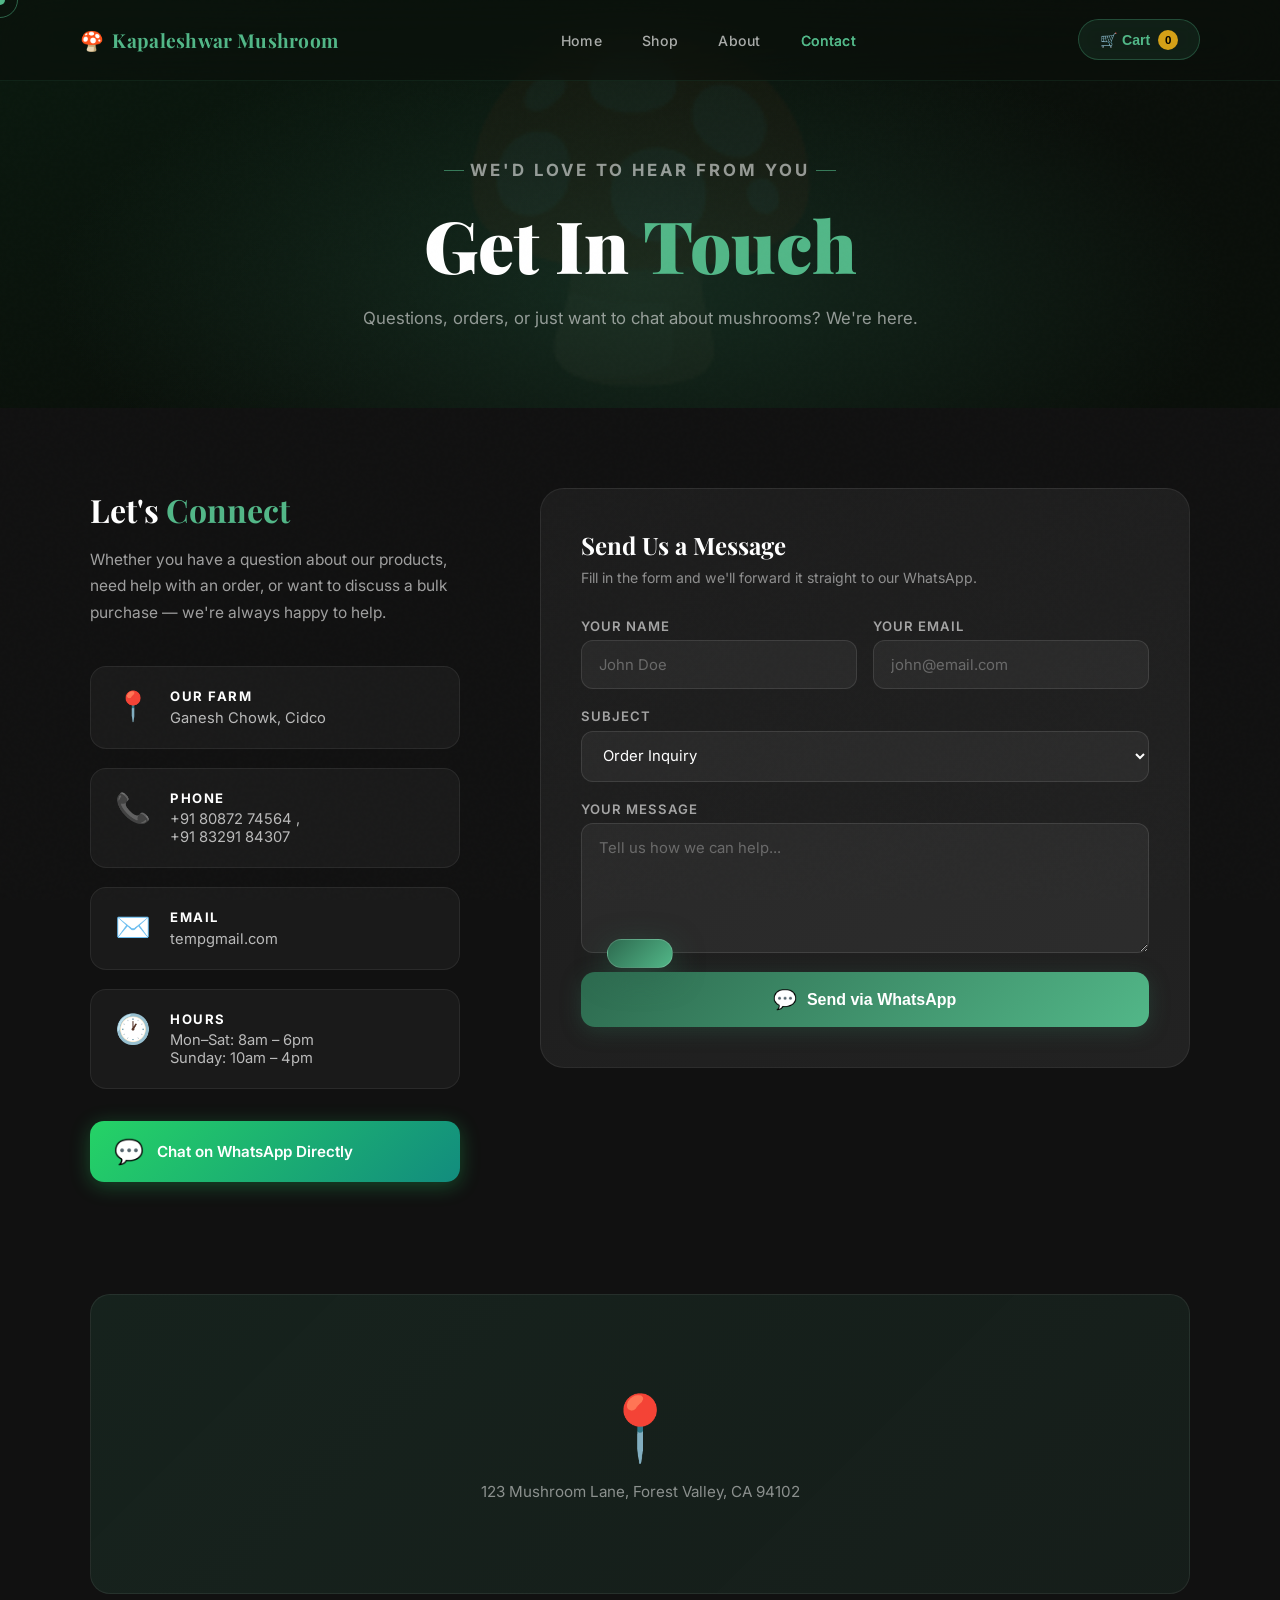
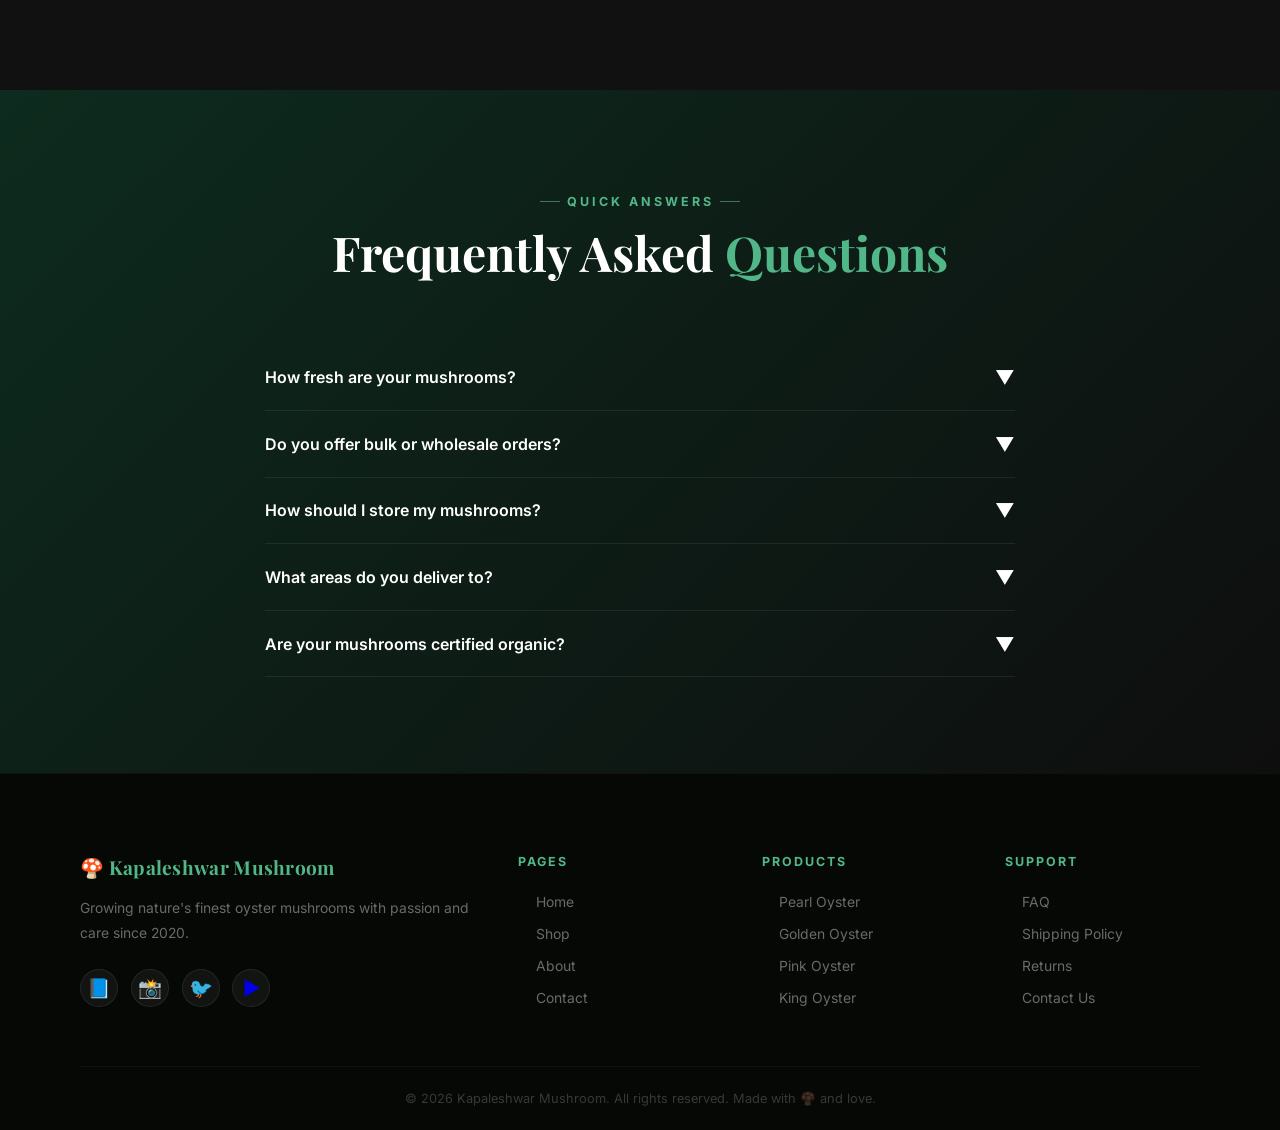
<file: contact.html>
<!DOCTYPE html>
<html lang="en">
<head>
  <meta charset="UTF-8"/>
  <meta name="viewport" content="width=device-width, initial-scale=1.0"/>
  <title>Contact – Kapaleshwar Mushroom</title>
  <link href="https://fonts.googleapis.com/css2?family=Playfair+Display:wght@400;700;900&family=Inter:wght@300;400;600&display=swap" rel="stylesheet"/>
  <link rel="stylesheet" href="style.css"/>
  <style>
    .contact-section { padding: 5rem 5rem 7rem; background: #111; }
    .contact-wrap { display: grid; grid-template-columns: 1fr 1.4fr; gap: 5rem; max-width: 1100px; margin: 0 auto; align-items: start; }

    /* Info side */
    .contact-info-block h2 { font-family:'Playfair Display',serif; font-size:2rem; margin-bottom:1rem; }
    .contact-info-block > p { color:rgba(255,255,255,0.6); font-size:0.97rem; line-height:1.7; margin-bottom:2.5rem; }
    .info-card { display:flex; gap:1.2rem; align-items:flex-start; background:rgba(255,255,255,0.04); border:1px solid rgba(255,255,255,0.07); border-radius:16px; padding:1.3rem 1.5rem; margin-bottom:1.2rem; transition:all 0.3s; }
    .info-card:hover { background:rgba(82,183,136,0.08); border-color:rgba(82,183,136,0.25); transform:translateX(6px); }
    .info-icon { font-size:1.8rem; flex-shrink:0; }
    .info-card h4 { color:var(--green-light); font-size:0.82rem; text-transform:uppercase; letter-spacing:1.5px; margin-bottom:0.3rem; }
    .info-card p { color:rgba(255,255,255,0.7); font-size:0.92rem; }
    .wa-direct { display:flex; align-items:center; gap:0.8rem; background:linear-gradient(135deg,#25d366,#128c7e); color:white; text-decoration:none; padding:1rem 1.5rem; border-radius:14px; font-weight:600; font-size:0.95rem; margin-top:2rem; transition:all 0.3s; box-shadow:0 4px 20px rgba(37,211,102,0.3); }
    .wa-direct:hover { transform:translateY(-3px); box-shadow:0 8px 30px rgba(37,211,102,0.5); }
    .wa-direct span { font-size:1.5rem; }

    /* Form side */
    .contact-form-block { background:linear-gradient(145deg,#1c1c1c,#222); border-radius:24px; padding:2.5rem; border:1px solid rgba(255,255,255,0.07); }
    .contact-form-block h3 { font-family:'Playfair Display',serif; font-size:1.5rem; margin-bottom:0.5rem; }
    .contact-form-block > p { color:rgba(255,255,255,0.5); font-size:0.88rem; margin-bottom:2rem; }
    .form-row { display:grid; grid-template-columns:1fr 1fr; gap:1rem; }
    .form-group { display:flex; flex-direction:column; gap:0.4rem; margin-bottom:1.2rem; }
    .form-group label { font-size:0.82rem; font-weight:600; color:rgba(255,255,255,0.6); text-transform:uppercase; letter-spacing:1px; }
    .form-group input, .form-group textarea, .form-group select {
      background:rgba(255,255,255,0.05); border:1px solid rgba(255,255,255,0.1);
      border-radius:12px; padding:0.9rem 1.1rem; color:white;
      font-size:0.93rem; font-family:'Inter',sans-serif; outline:none;
      transition:all 0.3s;
    }
    .form-group input:focus, .form-group textarea:focus, .form-group select:focus {
      border-color:var(--green-light); background:rgba(82,183,136,0.06);
      box-shadow:0 0 0 3px rgba(82,183,136,0.1);
    }
    .form-group input::placeholder, .form-group textarea::placeholder { color:rgba(255,255,255,0.3); }
    .form-group select option { background:#1c1c1c; }
    .form-group textarea { resize:vertical; min-height:130px; }
    .submit-btn { width:100%; padding:1rem; font-size:1rem; border-radius:14px; display:flex; align-items:center; justify-content:center; gap:0.6rem; }
    .submit-btn .wa-icon { font-size:1.2rem; }

    /* Map placeholder */
    .map-section { padding: 0 5rem 6rem; background: #111; }
    .map-box { max-width:1100px; margin:0 auto; border-radius:20px; overflow:hidden; border:1px solid rgba(255,255,255,0.07); height:300px; background:linear-gradient(135deg,rgba(45,106,79,0.2),rgba(82,183,136,0.08)); display:flex; align-items:center; justify-content:center; flex-direction:column; gap:1rem; }
    .map-box span { font-size:4rem; animation:mushBig 4s ease-in-out infinite; }
    @keyframes mushBig { 0%,100%{transform:rotate(-3deg);} 50%{transform:translateY(-10px) rotate(3deg);} }
    .map-box p { color:rgba(255,255,255,0.5); font-size:0.95rem; }

    /* FAQ */
    .faq { padding: 6rem 5rem; background: linear-gradient(135deg,#0d2b1e,#0e0e0e); }
    .faq-list { max-width: 750px; margin: 0 auto; }
    .faq-item { border-bottom: 1px solid rgba(255,255,255,0.07); }
    .faq-q { width:100%; background:none; border:none; color:white; text-align:left; padding:1.3rem 0; font-size:1rem; font-weight:600; cursor:pointer; display:flex; justify-content:space-between; align-items:center; transition:color 0.3s; font-family:'Inter',sans-serif; }
    .faq-q:hover { color:var(--green-light); }
    .faq-q .arrow { font-size:1.2rem; transition:transform 0.3s; }
    .faq-q.open { color:var(--green-light); }
    .faq-q.open .arrow { transform:rotate(180deg); }
    .faq-a { max-height:0; overflow:hidden; transition:max-height 0.4s ease, padding 0.3s; }
    .faq-a.open { max-height:200px; padding-bottom:1.2rem; }
    .faq-a p { color:rgba(255,255,255,0.6); font-size:0.92rem; line-height:1.7; }

    @media(max-width:900px){
      .contact-section{padding:4rem 2rem 5rem;}
      .contact-wrap{grid-template-columns:1fr; gap:3rem;}
      .form-row{grid-template-columns:1fr;}
      .map-section{padding:0 2rem 4rem;}
      .faq{padding:4rem 2rem;}
    }
    @media(max-width:600px){
      .contact-form-block{padding:1.5rem;}
      .wa-direct{font-size:0.88rem; padding:0.85rem 1.2rem;}
    }
  </style>
</head>
<body>
  <div id="loader"><div class="loader-mush">🍄</div><div class="loader-bar"><div class="loader-fill"></div></div></div>
  <div class="cursor" id="cursor"></div>
  <div class="cursor-ring" id="cursorRing"></div>
  <div class="particles" id="particles"></div>

  <nav class="navbar" id="navbar">
    <a href="index.html" class="logo"><span class="logo-icon">🍄</span> Kapaleshwar Mushroom</a>
    <ul class="nav-links">
      <li><a href="index.html" data-text="Home">Home</a></li>
      <li><a href="shop.html" data-text="Shop">Shop</a></li>
      <li><a href="about.html" data-text="About">About</a></li>
      <li><a href="contact.html" data-text="Contact" class="active">Contact</a></li>
    </ul>
    <button class="cart-btn" onclick="toggleCart()">🛒 Cart <span class="cart-count">0</span></button>
    <button class="hamburger" id="hamburger" onclick="toggleMobileNav()" aria-label="Menu"><span></span><span></span><span></span></button>
  </nav>
  <div class="mobile-nav" id="mobileNav">
    <a href="index.html" onclick="toggleMobileNav()">Home</a>
    <a href="shop.html" onclick="toggleMobileNav()">Shop</a>
    <a href="about.html" onclick="toggleMobileNav()">About</a>
    <a href="contact.html" class="active" onclick="toggleMobileNav()">Contact</a>
    <button class="mobile-cart-btn" onclick="toggleMobileNav();toggleCart()">🛒 Cart <span class="cart-count">0</span></button>
  </div>

  <div class="page-hero">
    <div>
      <p class="section-tag">We'd Love to Hear From You</p>
      <h1>Get In <span class="highlight">Touch</span></h1>
      <p>Questions, orders, or just want to chat about mushrooms? We're here.</p>
    </div>
  </div>

  <section class="contact-section">
    <div class="contact-wrap">

      <!-- Info -->
      <div class="contact-info-block reveal-left">
        <h2>Let's <span class="highlight">Connect</span></h2>
        <p>Whether you have a question about our products, need help with an order, or want to discuss a bulk purchase — we're always happy to help.</p>

        <div class="info-card">
          <span class="info-icon">📍</span>
          <div><h4>Our Farm</h4><p>Ganesh Chowk, Cidco</p></div>
        </div>
        <div class="info-card">
          <span class="info-icon">📞</span>
          <div><h4>Phone</h4><p>+91 80872 74564 ,<br> +91 83291 84307
          </p></div>
        </div>
        <div class="info-card">
          <span class="info-icon">✉️</span>
          <div><h4>Email</h4><p>tempgmail.com</p></div>
        </div>
        <div class="info-card">
          <span class="info-icon">🕐</span>
          <div><h4>Hours</h4><p>Mon–Sat: 8am – 6pm<br/>Sunday: 10am – 4pm</p></div>
        </div>

        <a href="https://wa.me/9798990420" target="_blank" class="wa-direct">
          <span>💬</span> Chat on WhatsApp Directly
        </a>
      </div>

      <!-- Form -->
      <div class="contact-form-block reveal-right">
        <h3>Send Us a Message</h3>
        <p>Fill in the form and we'll forward it straight to our WhatsApp.</p>
        <form onsubmit="sendMessage(event)">
          <div class="form-row">
            <div class="form-group">
              <label>Your Name</label>
              <input type="text" id="contactName" placeholder="John Doe" required/>
            </div>
            <div class="form-group">
              <label>Your Email</label>
              <input type="email" id="contactEmail" placeholder="john@email.com" required/>
            </div>
          </div>
          <div class="form-group">
            <label>Subject</label>
            <select id="contactSubject">
              <option value="Order Inquiry">Order Inquiry</option>
              <option value="Product Question">Product Question</option>
              <option value="Bulk Purchase">Bulk Purchase</option>
              <option value="Delivery Issue">Delivery Issue</option>
              <option value="Other">Other</option>
            </select>
          </div>
          <div class="form-group">
            <label>Your Message</label>
            <textarea id="contactMessage" placeholder="Tell us how we can help..." required></textarea>
          </div>
          <button type="submit" class="btn-primary submit-btn">
            <span class="wa-icon">💬</span> Send via WhatsApp
          </button>
        </form>
      </div>

    </div>
  </section>

  <!-- Map placeholder -->
  <div class="map-section">
    <div class="map-box">
      <span>📍</span>
      <p>123 Mushroom Lane, Forest Valley, CA 94102</p>
    </div>
  </div>

  <!-- FAQ -->
  <section class="faq">
    <div class="section-header">
      <p class="section-tag">Quick Answers</p>
      <h2>Frequently Asked <span class="highlight">Questions</span></h2>
    </div>
    <div class="faq-list">
      <div class="faq-item">
        <button class="faq-q" onclick="toggleFaq(this)">How fresh are your mushrooms? <span class="arrow">▼</span></button>
        <div class="faq-a"><p>All our mushrooms are harvested within 24 hours of your order and shipped immediately to ensure maximum freshness when they arrive at your door.</p></div>
      </div>
      <div class="faq-item">
        <button class="faq-q" onclick="toggleFaq(this)">Do you offer bulk or wholesale orders? <span class="arrow">▼</span></button>
        <div class="faq-a"><p>Yes! We offer special pricing for restaurants, grocery stores, and bulk buyers. Contact us via WhatsApp or select "Bulk Purchase" in the form above.</p></div>
      </div>
      <div class="faq-item">
        <button class="faq-q" onclick="toggleFaq(this)">How should I store my mushrooms? <span class="arrow">▼</span></button>
        <div class="faq-a"><p>Store in a paper bag in the refrigerator. Avoid plastic bags as they trap moisture. Mushrooms stay fresh for 5–7 days when stored correctly.</p></div>
      </div>
      <div class="faq-item">
        <button class="faq-q" onclick="toggleFaq(this)">What areas do you deliver to? <span class="arrow">▼</span></button>
        <div class="faq-a"><p>We currently deliver nationwide. Same-day delivery is available in select cities. Enter your zip code at checkout to see available delivery options.</p></div>
      </div>
      <div class="faq-item">
        <button class="faq-q" onclick="toggleFaq(this)">Are your mushrooms certified organic? <span class="arrow">▼</span></button>
        <div class="faq-a"><p>Yes, all our mushrooms are grown without pesticides or synthetic chemicals. We are in the process of obtaining full USDA Organic certification.</p></div>
      </div>
    </div>
  </section>


  <footer class="footer">
    <div class="footer-content">
      <div class="footer-brand">
        <a href="index.html" class="logo">🍄 Kapaleshwar Mushroom</a>
        <p>Growing nature's finest oyster mushrooms with passion and care since 2020.</p>
        <div class="socials"><a href="#">📘</a><a href="#">📸</a><a href="#">🐦</a><a href="#">▶️</a></div>
      </div>
      <div class="footer-links"><h4>Pages</h4><ul><li><a href="index.html">Home</a></li><li><a href="shop.html">Shop</a></li><li><a href="about.html">About</a></li><li><a href="contact.html">Contact</a></li></ul></div>
      <div class="footer-links"><h4>Products</h4><ul><li><a href="shop.html">Pearl Oyster</a></li><li><a href="shop.html">Golden Oyster</a></li><li><a href="shop.html">Pink Oyster</a></li><li><a href="shop.html">King Oyster</a></li></ul></div>
      <div class="footer-links"><h4>Support</h4><ul><li><a href="#">FAQ</a></li><li><a href="#">Shipping Policy</a></li><li><a href="#">Returns</a></li><li><a href="contact.html">Contact Us</a></li></ul></div>
    </div>
    <div class="footer-bottom"><p>© 2026 Kapaleshwar Mushroom. All rights reserved. Made with 🍄 and love.</p></div>
  </footer>

  <div class="cart-overlay" id="cartOverlay" onclick="toggleCart()"></div>
  <div class="cart-sidebar" id="cartSidebar">
    <div class="cart-header"><h3>Your Cart 🛒</h3><button onclick="toggleCart()">✕</button></div>
    <div class="cart-items" id="cartItems"><p class="empty-cart">Your cart is empty</p></div>
    <div class="cart-total" id="cartTotal" style="display:none">
      <div class="total-row"><span>Total:</span><span id="totalPrice">$0.00</span></div>
      <button class="btn-primary checkout-btn" onclick="checkoutWhatsApp()"><span>Checkout via WhatsApp 💬</span></button>
    </div>
  </div>
  <div class="toast" id="toast"></div>
  <script src="script.js"></script>
  <script>
    function toggleFaq(btn) {
      const answer = btn.nextElementSibling;
      const isOpen = btn.classList.contains('open');
      document.querySelectorAll('.faq-q').forEach(b => { b.classList.remove('open'); b.nextElementSibling.classList.remove('open'); });
      if (!isOpen) { btn.classList.add('open'); answer.classList.add('open'); }
    }
  </script>
</body>
</html>
</file>
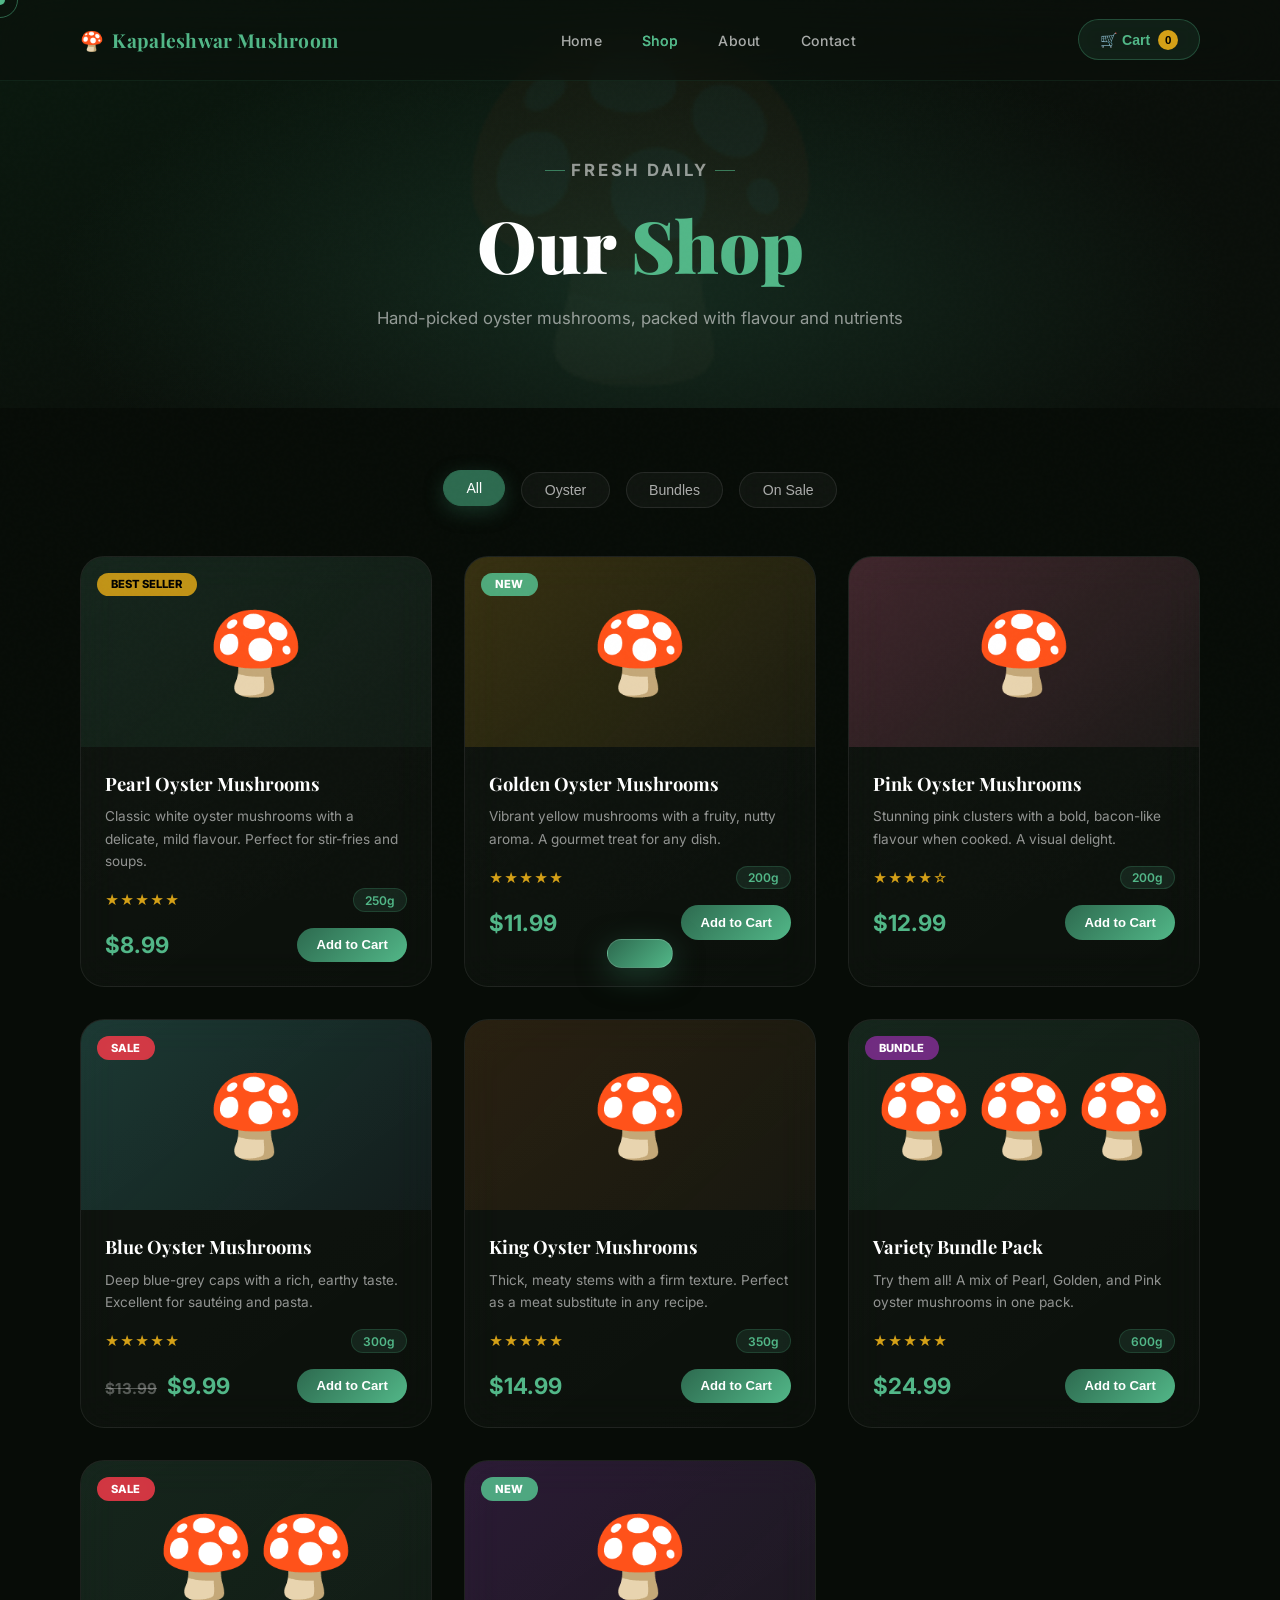
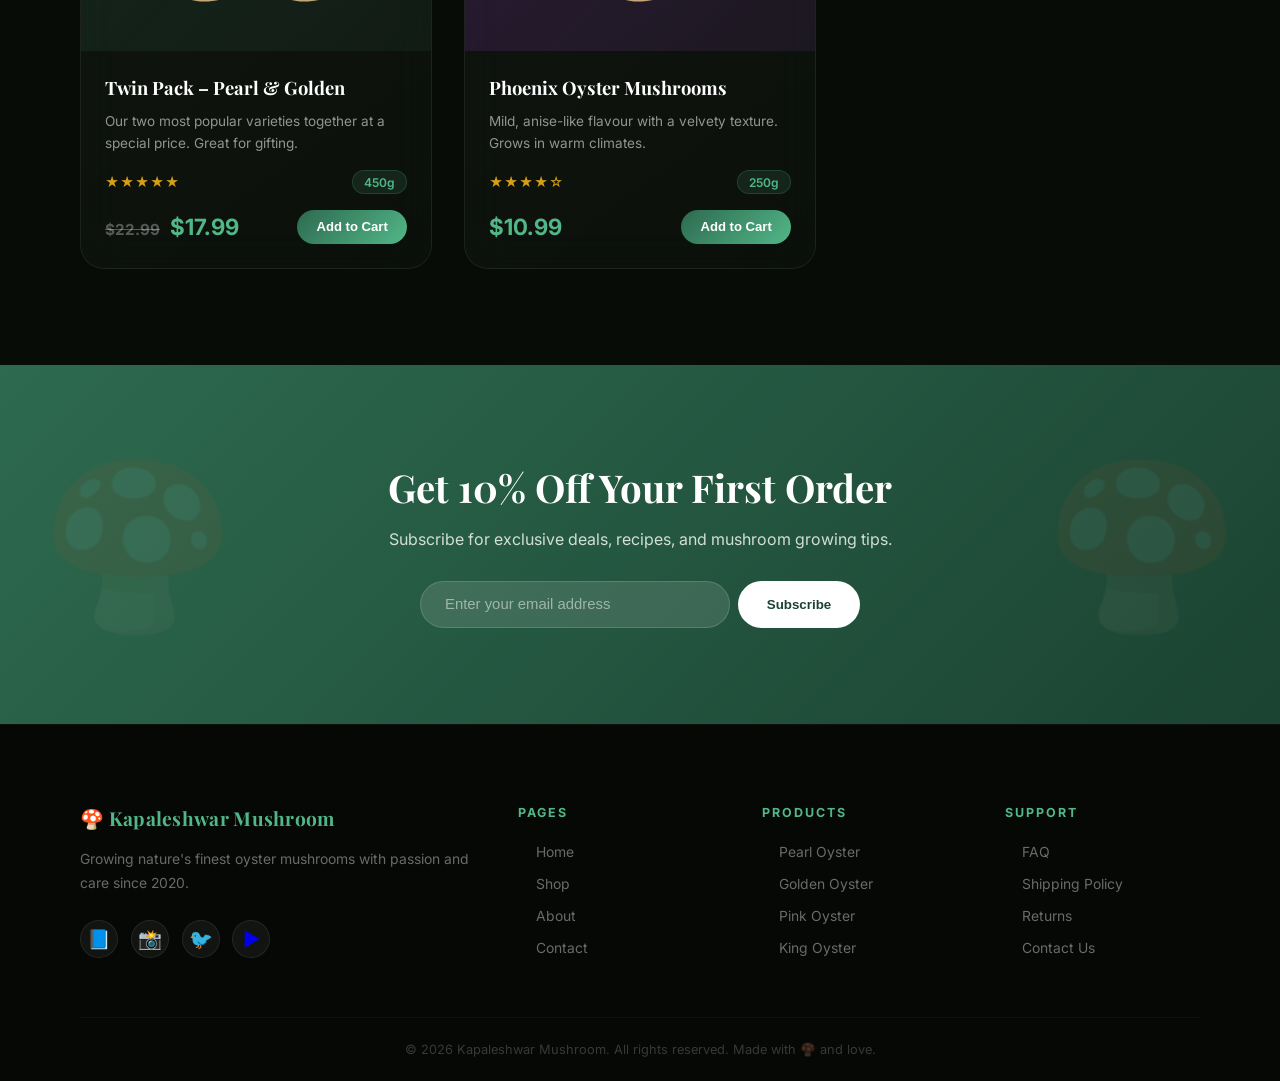
<file: shop.html>
<!DOCTYPE html>
<html lang="en">
<head>
  <meta charset="UTF-8"/>
  <meta name="viewport" content="width=device-width, initial-scale=1.0"/>
  <title>Shop – Kapaleshwar Mushroom</title>
  <link href="https://fonts.googleapis.com/css2?family=Playfair+Display:wght@400;700;900&family=Inter:wght@300;400;600&display=swap" rel="stylesheet"/>
  <link rel="stylesheet" href="style.css"/>
  <style>
    .shop-section { padding: 4rem 5rem 6rem; background: #070c07; }
    .filter-bar { display: flex; gap: 1rem; justify-content: center; flex-wrap: wrap; margin-bottom: 3rem; }
    .filter-btn { background: rgba(255,255,255,0.04); border: 1px solid rgba(255,255,255,0.09); color: rgba(255,255,255,0.65); padding: 0.55rem 1.4rem; border-radius: 50px; cursor: pointer; font-size: 0.88rem; font-weight: 500; transition: all 0.3s; backdrop-filter:blur(10px); }
    .filter-btn:hover, .filter-btn.active { background: var(--green); border-color: var(--green); color: white; transform: translateY(-2px); box-shadow:0 6px 20px rgba(45,106,79,0.4); }
    @media(max-width:900px){ .shop-section{padding:3rem 1.5rem 5rem;} .filter-bar{gap:0.6rem;} }
    @media(max-width:600px){ .filter-btn{padding:0.45rem 1rem; font-size:0.82rem;} }
  </style>
</head>
<body>
  <div id="loader"><div class="loader-mush">🍄</div><div class="loader-bar"><div class="loader-fill"></div></div></div>
  <div class="cursor" id="cursor"></div>
  <div class="cursor-ring" id="cursorRing"></div>
  <div class="particles" id="particles"></div>

  <nav class="navbar" id="navbar">
    <a href="index.html" class="logo"><span class="logo-icon">🍄</span> Kapaleshwar Mushroom</a>
    <ul class="nav-links">
      <li><a href="index.html" data-text="Home">Home</a></li>
      <li><a href="shop.html" data-text="Shop" class="active">Shop</a></li>
      <li><a href="about.html" data-text="About">About</a></li>
      <li><a href="contact.html" data-text="Contact">Contact</a></li>
    </ul>
    <button class="cart-btn" onclick="toggleCart()">🛒 Cart <span class="cart-count">0</span></button>
    <button class="hamburger" id="hamburger" onclick="toggleMobileNav()" aria-label="Menu"><span></span><span></span><span></span></button>
  </nav>
  <div class="mobile-nav" id="mobileNav">
    <a href="index.html" onclick="toggleMobileNav()">Home</a>
    <a href="shop.html" class="active" onclick="toggleMobileNav()">Shop</a>
    <a href="about.html" onclick="toggleMobileNav()">About</a>
    <a href="contact.html" onclick="toggleMobileNav()">Contact</a>
    <button class="mobile-cart-btn" onclick="toggleMobileNav();toggleCart()">🛒 Cart <span class="cart-count">0</span></button>
  </div>

  <div class="page-hero">
    <div>
      <p class="section-tag">Fresh Daily</p>
      <h1>Our <span class="highlight">Shop</span></h1>
      <p>Hand-picked oyster mushrooms, packed with flavour and nutrients</p>
    </div>
  </div>

  <section class="shop-section">
    <div class="filter-bar">
      <button class="filter-btn active" data-filter="all">All</button>
      <button class="filter-btn" data-filter="oyster">Oyster</button>
      <button class="filter-btn" data-filter="bundle">Bundles</button>
      <button class="filter-btn" data-filter="sale">On Sale</button>
    </div>

    <div class="products-grid" id="productsGrid">

      <div class="product-card reveal" data-cat="oyster">
        <div class="product-badge">Best Seller</div>
        <div class="product-img">🍄</div>
        <div class="product-info">
          <h3>Pearl Oyster Mushrooms</h3>
          <p>Classic white oyster mushrooms with a delicate, mild flavour. Perfect for stir-fries and soups.</p>
          <div class="product-meta"><div class="stars">★★★★★</div><span class="weight">250g</span></div>
          <div class="product-footer"><span class="price">$8.99</span><button class="add-cart" onclick="addToCart(this,'Pearl Oyster',8.99)">Add to Cart</button></div>
        </div>
      </div>

      <div class="product-card reveal" data-cat="oyster">
        <div class="product-badge new">New</div>
        <div class="product-img golden">🍄</div>
        <div class="product-info">
          <h3>Golden Oyster Mushrooms</h3>
          <p>Vibrant yellow mushrooms with a fruity, nutty aroma. A gourmet treat for any dish.</p>
          <div class="product-meta"><div class="stars">★★★★★</div><span class="weight">200g</span></div>
          <div class="product-footer"><span class="price">$11.99</span><button class="add-cart" onclick="addToCart(this,'Golden Oyster',11.99)">Add to Cart</button></div>
        </div>
      </div>

      <div class="product-card reveal" data-cat="oyster">
        <div class="product-img pink">🍄</div>
        <div class="product-info">
          <h3>Pink Oyster Mushrooms</h3>
          <p>Stunning pink clusters with a bold, bacon-like flavour when cooked. A visual delight.</p>
          <div class="product-meta"><div class="stars">★★★★☆</div><span class="weight">200g</span></div>
          <div class="product-footer"><span class="price">$12.99</span><button class="add-cart" onclick="addToCart(this,'Pink Oyster',12.99)">Add to Cart</button></div>
        </div>
      </div>

      <div class="product-card reveal" data-cat="oyster sale">
        <div class="product-badge sale">Sale</div>
        <div class="product-img blue">🍄</div>
        <div class="product-info">
          <h3>Blue Oyster Mushrooms</h3>
          <p>Deep blue-grey caps with a rich, earthy taste. Excellent for sautéing and pasta.</p>
          <div class="product-meta"><div class="stars">★★★★★</div><span class="weight">300g</span></div>
          <div class="product-footer"><span class="price"><s>$13.99</s> $9.99</span><button class="add-cart" onclick="addToCart(this,'Blue Oyster',9.99)">Add to Cart</button></div>
        </div>
      </div>

      <div class="product-card reveal" data-cat="oyster">
        <div class="product-img king">🍄</div>
        <div class="product-info">
          <h3>King Oyster Mushrooms</h3>
          <p>Thick, meaty stems with a firm texture. Perfect as a meat substitute in any recipe.</p>
          <div class="product-meta"><div class="stars">★★★★★</div><span class="weight">350g</span></div>
          <div class="product-footer"><span class="price">$14.99</span><button class="add-cart" onclick="addToCart(this,'King Oyster',14.99)">Add to Cart</button></div>
        </div>
      </div>

      <div class="product-card reveal" data-cat="bundle">
        <div class="product-badge bundle-tag">Bundle</div>
        <div class="product-img">🍄🍄🍄</div>
        <div class="product-info">
          <h3>Variety Bundle Pack</h3>
          <p>Try them all! A mix of Pearl, Golden, and Pink oyster mushrooms in one pack.</p>
          <div class="product-meta"><div class="stars">★★★★★</div><span class="weight">600g</span></div>
          <div class="product-footer"><span class="price">$24.99</span><button class="add-cart" onclick="addToCart(this,'Variety Bundle',24.99)">Add to Cart</button></div>
        </div>
      </div>

      <div class="product-card reveal" data-cat="bundle sale">
        <div class="product-badge sale">Sale</div>
        <div class="product-img">🍄🍄</div>
        <div class="product-info">
          <h3>Twin Pack – Pearl &amp; Golden</h3>
          <p>Our two most popular varieties together at a special price. Great for gifting.</p>
          <div class="product-meta"><div class="stars">★★★★★</div><span class="weight">450g</span></div>
          <div class="product-footer"><span class="price"><s>$22.99</s> $17.99</span><button class="add-cart" onclick="addToCart(this,'Twin Pack',17.99)">Add to Cart</button></div>
        </div>
      </div>

      <div class="product-card reveal" data-cat="oyster">
        <div class="product-badge new">New</div>
        <div class="product-img" style="background:linear-gradient(135deg,rgba(150,50,200,0.2),rgba(200,100,255,0.08))">🍄</div>
        <div class="product-info">
          <h3>Phoenix Oyster Mushrooms</h3>
          <p>Mild, anise-like flavour with a velvety texture. Grows in warm climates.</p>
          <div class="product-meta"><div class="stars">★★★★☆</div><span class="weight">250g</span></div>
          <div class="product-footer"><span class="price">$10.99</span><button class="add-cart" onclick="addToCart(this,'Phoenix Oyster',10.99)">Add to Cart</button></div>
        </div>
      </div>

    </div>
  </section>

  <!-- Newsletter -->
  <section class="newsletter">
    <div class="newsletter-content">
      <h2>Get 10% Off Your First Order</h2>
      <p>Subscribe for exclusive deals, recipes, and mushroom growing tips.</p>
      <form class="newsletter-form" onsubmit="subscribeNewsletter(event)">
        <input type="email" placeholder="Enter your email address" required/>
        <button type="submit">Subscribe</button>
      </form>
    </div>
  </section>

  <footer class="footer">
    <div class="footer-content">
      <div class="footer-brand">
        <a href="index.html" class="logo">🍄 Kapaleshwar Mushroom</a>
        <p>Growing nature's finest oyster mushrooms with passion and care since 2020.</p>
        <div class="socials"><a href="#">📘</a><a href="#">📸</a><a href="#">🐦</a><a href="#">▶️</a></div>
      </div>
      <div class="footer-links"><h4>Pages</h4><ul><li><a href="index.html">Home</a></li><li><a href="shop.html">Shop</a></li><li><a href="about.html">About</a></li><li><a href="contact.html">Contact</a></li></ul></div>
      <div class="footer-links"><h4>Products</h4><ul><li><a href="shop.html">Pearl Oyster</a></li><li><a href="shop.html">Golden Oyster</a></li><li><a href="shop.html">Pink Oyster</a></li><li><a href="shop.html">King Oyster</a></li></ul></div>
      <div class="footer-links"><h4>Support</h4><ul><li><a href="#">FAQ</a></li><li><a href="#">Shipping Policy</a></li><li><a href="#">Returns</a></li><li><a href="contact.html">Contact Us</a></li></ul></div>
    </div>
    <div class="footer-bottom"><p>© 2026 Kapaleshwar Mushroom. All rights reserved. Made with 🍄 and love.</p></div>
  </footer>

  <div class="cart-overlay" id="cartOverlay" onclick="toggleCart()"></div>
  <div class="cart-sidebar" id="cartSidebar">
    <div class="cart-header"><h3>Your Cart 🛒</h3><button onclick="toggleCart()">✕</button></div>
    <div class="cart-items" id="cartItems"><p class="empty-cart">Your cart is empty</p></div>
    <div class="cart-total" id="cartTotal" style="display:none">
      <div class="total-row"><span>Total:</span><span id="totalPrice">$0.00</span></div>
      <button class="btn-primary checkout-btn" onclick="checkoutWhatsApp()"><span>Checkout via WhatsApp 💬</span></button>
    </div>
  </div>
  <div class="toast" id="toast"></div>
  <script src="script.js"></script>
  <script>
    // Filter logic
    document.querySelectorAll('.filter-btn').forEach(btn => {
      btn.addEventListener('click', () => {
        document.querySelectorAll('.filter-btn').forEach(b => b.classList.remove('active'));
        btn.classList.add('active');
        const filter = btn.dataset.filter;
        document.querySelectorAll('.product-card').forEach(card => {
          const cat = card.dataset.cat || '';
          const show = filter === 'all' || cat.includes(filter);
          card.style.display = show ? '' : 'none';
          if (show) { card.classList.remove('visible'); setTimeout(() => card.classList.add('visible'), 50); }
        });
      });
    });
  </script>
</body>
</html>
</file>
<file: style.css>
@import url('https://fonts.googleapis.com/css2?family=Playfair+Display:ital,wght@0,400;0,700;0,900;1,400&family=Inter:wght@300;400;500;600&display=swap');

*{margin:0;padding:0;box-sizing:border-box;}
:root{
  --g1:#0a0f0a; --g2:#0d1a0f; --g3:#112214;
  --green:#2d6a4f; --gl:#52b788; --gd:#1b4332;
  --gold:#d4a017; --rose:#ff6b9d; --blue:#4ecdc4;
  --white:#fff; --muted:rgba(255,255,255,0.55);
}
html{scroll-behavior:smooth;}
body{font-family:'Inter',sans-serif;background:var(--g1);color:var(--white);overflow-x:hidden;}

/* ── Page loader ── */
#loader{position:fixed;inset:0;background:var(--g1);z-index:9999;display:flex;align-items:center;justify-content:center;flex-direction:column;gap:1rem;transition:opacity 0.6s ease,visibility 0.6s ease;}
#loader.hide{opacity:0;visibility:hidden;}
.loader-mush{font-size:4rem;animation:loaderSpin 1s ease-in-out infinite alternate;}
@keyframes loaderSpin{0%{transform:scale(0.8) rotate(-10deg);}100%{transform:scale(1.2) rotate(10deg);}}
.loader-bar{width:200px;height:3px;background:rgba(255,255,255,0.1);border-radius:3px;overflow:hidden;}
.loader-fill{height:100%;background:linear-gradient(90deg,var(--green),var(--gl));border-radius:3px;animation:loaderFill 1.2s ease forwards;}
@keyframes loaderFill{from{width:0;}to{width:100%;}}

/* ── Custom cursor ── */
.cursor{position:fixed;width:10px;height:10px;background:var(--gl);border-radius:50%;pointer-events:none;z-index:9998;transform:translate(-50%,-50%);transition:transform 0.1s,width 0.3s,height 0.3s,background 0.3s;}
.cursor-ring{position:fixed;width:36px;height:36px;border:1.5px solid rgba(82,183,136,0.5);border-radius:50%;pointer-events:none;z-index:9997;transform:translate(-50%,-50%);transition:transform 0.12s ease,width 0.3s,height 0.3s,border-color 0.3s;}
.cursor.hover{width:16px;height:16px;background:var(--gold);}
.cursor-ring.hover{width:52px;height:52px;border-color:var(--gold);}
@media(hover:none){.cursor,.cursor-ring{display:none;}}

/* ── Noise texture overlay ── */
body::before{content:'';position:fixed;inset:0;background-image:url("data:image/svg+xml,%3Csvg viewBox='0 0 256 256' xmlns='http://www.w3.org/2000/svg'%3E%3Cfilter id='noise'%3E%3CfeTurbulence type='fractalNoise' baseFrequency='0.9' numOctaves='4' stitchTiles='stitch'/%3E%3C/filter%3E%3Crect width='100%25' height='100%25' filter='url(%23noise)' opacity='0.03'/%3E%3C/svg%3E");pointer-events:none;z-index:1;opacity:0.4;}

/* ── Particles ── */
.particles{position:fixed;inset:0;pointer-events:none;z-index:0;overflow:hidden;}
.particle{position:absolute;opacity:0;animation:floatUp linear infinite;}
@keyframes floatUp{0%{transform:translateY(100vh) rotate(0deg) scale(0.5);opacity:0;}10%{opacity:0.2;}90%{opacity:0.2;}100%{transform:translateY(-120px) rotate(360deg) scale(1.3);opacity:0;}}

/* ── Navbar ── */
.navbar{position:fixed;top:0;left:0;right:0;display:flex;align-items:center;justify-content:space-between;padding:1.2rem 5rem;background:rgba(10,15,10,0.5);backdrop-filter:blur(30px);-webkit-backdrop-filter:blur(30px);border-bottom:1px solid rgba(82,183,136,0.1);z-index:1000;transition:all 0.4s ease;}
.navbar.scrolled{padding:0.8rem 5rem;background:rgba(10,15,10,0.92);border-bottom-color:rgba(82,183,136,0.2);}
.logo{font-family:'Playfair Display',serif;font-size:1.2rem;font-weight:700;color:var(--gl);text-decoration:none;letter-spacing:0.3px;white-space:nowrap;display:flex;align-items:center;gap:0.5rem;}
.logo-icon{display:inline-block;animation:logoSpin 6s ease-in-out infinite;}
@keyframes logoSpin{0%,100%{transform:rotate(-5deg) scale(1);}50%{transform:rotate(5deg) scale(1.1);}}
.nav-links{display:flex;list-style:none;gap:2.5rem;}
.nav-links a{color:rgba(255,255,255,0.65);text-decoration:none;font-size:0.88rem;font-weight:500;position:relative;transition:color 0.3s;letter-spacing:0.3px;}
.nav-links a::before{content:attr(data-text);position:absolute;top:0;left:0;color:var(--gl);clip-path:polygon(0 0,0 0,0 100%,0 100%);transition:clip-path 0.4s ease;}
.nav-links a:hover::before,.nav-links a.active::before{clip-path:polygon(0 0,100% 0,100% 100%,0 100%);}
.nav-links a:hover,.nav-links a.active{color:var(--gl);}
.cart-btn{background:rgba(82,183,136,0.1);color:var(--gl);border:1px solid rgba(82,183,136,0.3);padding:0.6rem 1.3rem;border-radius:50px;cursor:pointer;font-size:0.88rem;font-weight:600;display:flex;align-items:center;gap:0.5rem;transition:all 0.3s;backdrop-filter:blur(10px);}
.cart-btn:hover{background:var(--green);color:white;border-color:var(--green);transform:translateY(-2px);box-shadow:0 8px 25px rgba(45,106,79,0.4);}
.cart-count{background:var(--gold);color:#000;border-radius:50%;width:20px;height:20px;display:flex;align-items:center;justify-content:center;font-size:0.72rem;font-weight:800;}

/* ── Hamburger ── */
.hamburger{display:none;flex-direction:column;justify-content:center;gap:5px;background:none;border:none;cursor:pointer;padding:6px;z-index:1100;}
.hamburger span{display:block;width:24px;height:2px;background:white;border-radius:2px;transition:all 0.35s cubic-bezier(0.175,0.885,0.32,1.275);transform-origin:center;}
.hamburger.open span:nth-child(1){transform:translateY(7px) rotate(45deg);}
.hamburger.open span:nth-child(2){opacity:0;transform:scaleX(0);}
.hamburger.open span:nth-child(3){transform:translateY(-7px) rotate(-45deg);}

/* ── Mobile nav ── */
.mobile-nav{position:fixed;inset:0;background:rgba(8,12,8,0.98);backdrop-filter:blur(30px);z-index:1050;display:flex;flex-direction:column;align-items:center;justify-content:center;gap:2rem;opacity:0;pointer-events:none;transform:translateY(-20px);transition:opacity 0.35s ease,transform 0.35s ease;}
.mobile-nav.open{opacity:1;pointer-events:all;transform:translateY(0);}
.mobile-nav a{font-family:'Playfair Display',serif;font-size:2.2rem;font-weight:700;color:rgba(255,255,255,0.7);text-decoration:none;transition:color 0.3s,transform 0.3s;display:block;}
.mobile-nav a:hover,.mobile-nav a.active{color:var(--gl);transform:scale(1.05);}
.mobile-cart-btn{margin-top:1rem;background:linear-gradient(135deg,var(--green),var(--gl));color:white;border:none;padding:0.9rem 2.5rem;border-radius:50px;cursor:pointer;font-size:1rem;font-weight:600;display:flex;align-items:center;gap:0.6rem;}

/* ── Buttons ── */
.btn-primary{background:linear-gradient(135deg,var(--green),var(--gl));color:white;text-decoration:none;padding:0.95rem 2.4rem;border-radius:50px;font-weight:600;font-size:0.95rem;border:none;cursor:pointer;transition:all 0.4s;display:inline-block;position:relative;overflow:hidden;box-shadow:0 4px 20px rgba(45,106,79,0.35);}
.btn-primary::before{content:'';position:absolute;inset:0;background:linear-gradient(135deg,var(--gl),#74c69d);opacity:0;transition:opacity 0.4s;}
.btn-primary:hover::before{opacity:1;}
.btn-primary:hover{transform:translateY(-4px);box-shadow:0 12px 40px rgba(45,106,79,0.55);}
.btn-primary span{position:relative;z-index:1;}
.btn-secondary{background:transparent;color:white;text-decoration:none;padding:0.95rem 2.4rem;border-radius:50px;font-weight:600;font-size:0.95rem;border:1.5px solid rgba(255,255,255,0.25);cursor:pointer;transition:all 0.4s;display:inline-block;backdrop-filter:blur(10px);}
.btn-secondary:hover{border-color:var(--gl);color:var(--gl);transform:translateY(-4px);background:rgba(82,183,136,0.08);}

/* ── Section shared ── */
.section-header{text-align:center;margin-bottom:4rem;}
.section-tag{display:inline-flex;align-items:center;gap:0.4rem;color:var(--gl);font-size:0.78rem;font-weight:700;letter-spacing:3px;text-transform:uppercase;margin-bottom:1rem;}
.section-tag::before,.section-tag::after{content:'';display:inline-block;width:20px;height:1px;background:var(--gl);opacity:0.6;}
.section-header h2{font-family:'Playfair Display',serif;font-size:clamp(2rem,4vw,3rem);font-weight:700;margin-bottom:1rem;line-height:1.15;}
.section-sub{color:var(--muted);font-size:0.97rem;max-width:500px;margin:0 auto;line-height:1.75;}
.highlight{color:var(--gl);}
.highlight-gold{color:var(--gold);}

/* ── Page hero ── */
.page-hero{min-height:42vh;display:flex;align-items:center;justify-content:center;text-align:center;padding:9rem 2rem 5rem;background:radial-gradient(ellipse at 50% 70%,rgba(45,106,79,0.3) 0%,transparent 65%),linear-gradient(160deg,#0a1a0f 0%,var(--g1) 60%);position:relative;overflow:hidden;}
.page-hero::before{content:'🍄';position:absolute;font-size:20rem;opacity:0.03;top:50%;left:50%;transform:translate(-50%,-50%);animation:slowSpin 35s linear infinite;}
@keyframes slowSpin{to{transform:translate(-50%,-50%) rotate(360deg);}}
.page-hero h1{font-family:'Playfair Display',serif;font-size:clamp(2.5rem,6vw,4.5rem);font-weight:900;animation:fadeInUp 0.8s ease both;}
.page-hero p{color:var(--muted);font-size:1.05rem;margin-top:1rem;animation:fadeInUp 0.8s ease 0.2s both;}

/* ── Scroll reveal ── */
.reveal{opacity:0;transform:translateY(50px);transition:opacity 0.8s ease,transform 0.8s cubic-bezier(0.175,0.885,0.32,1.275);}
.reveal.visible{opacity:1;transform:translateY(0);}
.reveal-left{opacity:0;transform:translateX(-60px);transition:opacity 0.8s ease,transform 0.8s cubic-bezier(0.175,0.885,0.32,1.275);}
.reveal-left.visible{opacity:1;transform:translateX(0);}
.reveal-right{opacity:0;transform:translateX(60px);transition:opacity 0.8s ease,transform 0.8s cubic-bezier(0.175,0.885,0.32,1.275);}
.reveal-right.visible{opacity:1;transform:translateX(0);}
@keyframes fadeInUp{from{opacity:0;transform:translateY(35px);}to{opacity:1;transform:translateY(0);}}

/* ── Stats ── */
.stats{display:grid;grid-template-columns:repeat(4,1fr);background:linear-gradient(135deg,var(--gd),var(--green));padding:3rem 5rem;gap:2rem;position:relative;overflow:hidden;}
.stats::before{content:'';position:absolute;inset:0;background:url("data:image/svg+xml,%3Csvg width='40' height='40' viewBox='0 0 40 40' xmlns='http://www.w3.org/2000/svg'%3E%3Cg fill='%23fff' fill-opacity='0.03'%3E%3Cpath d='M20 20c0-5.5-4.5-10-10-10s-10 4.5-10 10 4.5 10 10 10 10-4.5 10-10zm10 0c0-5.5-4.5-10-10-10s-10 4.5-10 10 4.5 10 10 10 10-4.5 10-10z'/%3E%3C/g%3E%3C/svg%3E");}
.stat-item{text-align:center;position:relative;}
.stat-num{font-family:'Playfair Display',serif;font-size:3rem;font-weight:900;}
.stat-unit{font-size:2rem;font-weight:700;color:var(--gold);}
.stat-item p{color:rgba(255,255,255,0.75);font-size:0.78rem;margin-top:0.4rem;text-transform:uppercase;letter-spacing:1.5px;}

/* ── Glass card ── */
.glass{background:rgba(255,255,255,0.03);backdrop-filter:blur(20px);-webkit-backdrop-filter:blur(20px);border:1px solid rgba(255,255,255,0.07);border-radius:24px;}
.glass:hover{background:rgba(82,183,136,0.06);border-color:rgba(82,183,136,0.2);}

/* ── Product cards ── */
.products-grid{display:grid;grid-template-columns:repeat(auto-fill,minmax(300px,1fr));gap:2rem;max-width:1200px;margin:0 auto;}
.product-card{background:linear-gradient(145deg,rgba(255,255,255,0.04),rgba(255,255,255,0.02));backdrop-filter:blur(20px);border-radius:24px;overflow:hidden;border:1px solid rgba(255,255,255,0.07);transition:all 0.5s cubic-bezier(0.175,0.885,0.32,1.275);position:relative;cursor:pointer;}
.product-card::before{content:'';position:absolute;inset:0;background:linear-gradient(135deg,rgba(82,183,136,0.08),transparent);opacity:0;transition:opacity 0.4s;}
.product-card:hover{transform:translateY(-14px) scale(1.02);border-color:rgba(82,183,136,0.35);box-shadow:0 30px 70px rgba(45,106,79,0.3),0 0 0 1px rgba(82,183,136,0.1);}
.product-card:hover::before{opacity:1;}
.product-badge{position:absolute;top:1rem;left:1rem;padding:0.3rem 0.9rem;border-radius:50px;font-size:0.7rem;font-weight:800;text-transform:uppercase;z-index:2;backdrop-filter:blur(10px);}
.product-badge{background:rgba(212,160,23,0.9);color:#000;}
.product-badge.new{background:rgba(82,183,136,0.9);color:white;}
.product-badge.sale{background:rgba(230,57,70,0.9);color:white;}
.product-badge.bundle-tag{background:rgba(123,45,139,0.9);color:white;}
.product-img{height:190px;display:flex;align-items:center;justify-content:center;font-size:5rem;position:relative;overflow:hidden;transition:all 0.5s;}
.product-img::after{content:'';position:absolute;inset:0;background:radial-gradient(circle at 50% 50%,rgba(82,183,136,0.15),transparent 70%);opacity:0;transition:opacity 0.4s;}
.product-card:hover .product-img{font-size:6.5rem;}
.product-card:hover .product-img::after{opacity:1;}
.product-img{background:linear-gradient(135deg,rgba(45,106,79,0.2),rgba(82,183,136,0.06));}
.product-img.golden{background:linear-gradient(135deg,rgba(212,160,23,0.2),rgba(255,200,50,0.06));}
.product-img.pink{background:linear-gradient(135deg,rgba(255,107,157,0.2),rgba(255,150,180,0.06));}
.product-img.blue{background:linear-gradient(135deg,rgba(78,205,196,0.2),rgba(100,200,255,0.06));}
.product-img.king{background:linear-gradient(135deg,rgba(100,60,20,0.3),rgba(180,120,60,0.06));}
.product-info{padding:1.5rem;}
.product-info h3{font-family:'Playfair Display',serif;font-size:1.15rem;margin-bottom:0.6rem;}
.product-info p{color:var(--muted);font-size:0.85rem;line-height:1.65;margin-bottom:1rem;}
.product-meta{display:flex;align-items:center;justify-content:space-between;margin-bottom:1rem;}
.stars{color:var(--gold);font-size:0.85rem;letter-spacing:1px;}
.weight{background:rgba(82,183,136,0.12);color:var(--gl);padding:0.2rem 0.7rem;border-radius:50px;font-size:0.75rem;font-weight:600;border:1px solid rgba(82,183,136,0.2);}
.product-footer{display:flex;align-items:center;justify-content:space-between;}
.price{font-size:1.4rem;font-weight:700;color:var(--gl);}
.price s{color:rgba(255,255,255,0.3);font-size:0.95rem;margin-right:0.3rem;}
.add-cart{background:linear-gradient(135deg,var(--green),var(--gl));color:white;border:none;padding:0.6rem 1.2rem;border-radius:50px;cursor:pointer;font-size:0.82rem;font-weight:600;transition:all 0.3s;position:relative;overflow:hidden;}
.add-cart::before{content:'';position:absolute;inset:0;background:linear-gradient(135deg,var(--gl),#74c69d);opacity:0;transition:opacity 0.3s;}
.add-cart:hover::before{opacity:1;}
.add-cart:hover{transform:scale(1.07);box-shadow:0 6px 20px rgba(45,106,79,0.5);}
.add-cart span{position:relative;z-index:1;}
.add-cart.added{background:var(--gold);color:#000;}

/* ── Newsletter ── */
.newsletter{padding:6rem 4rem;background:linear-gradient(135deg,var(--green) 0%,var(--gd) 100%);text-align:center;position:relative;overflow:hidden;}
.newsletter::before,.newsletter::after{content:'🍄';position:absolute;font-size:10rem;opacity:0.06;animation:mushFloat 7s ease-in-out infinite;}
.newsletter::before{left:3%;top:50%;transform:translateY(-50%);}
.newsletter::after{right:3%;top:50%;transform:translateY(-50%);animation-delay:3.5s;}
.newsletter-content{position:relative;z-index:1;max-width:580px;margin:0 auto;}
.newsletter h2{font-family:'Playfair Display',serif;font-size:2.4rem;margin-bottom:1rem;}
.newsletter p{color:rgba(255,255,255,0.8);margin-bottom:2rem;}
.newsletter-form{display:flex;gap:0.5rem;max-width:440px;margin:0 auto;}
.newsletter-form input{flex:1;padding:0.9rem 1.5rem;border-radius:50px;border:none;background:rgba(255,255,255,0.12);color:white;font-size:0.93rem;outline:none;transition:background 0.3s;border:1px solid rgba(255,255,255,0.15);}
.newsletter-form input::placeholder{color:rgba(255,255,255,0.5);}
.newsletter-form input:focus{background:rgba(255,255,255,0.22);}
.newsletter-form button{background:white;color:var(--gd);border:none;padding:0.9rem 1.8rem;border-radius:50px;font-weight:700;cursor:pointer;transition:all 0.3s;white-space:nowrap;}
.newsletter-form button:hover{transform:scale(1.05);box-shadow:0 6px 25px rgba(0,0,0,0.3);}
@keyframes mushFloat{0%,100%{transform:translateY(-50%) rotate(-5deg);}50%{transform:translateY(calc(-50% - 18px)) rotate(5deg);}}

/* ── Footer ── */
.footer{background:#050805;padding:5rem 5rem 0;border-top:1px solid rgba(255,255,255,0.04);}
.footer-content{display:grid;grid-template-columns:2fr 1fr 1fr 1fr;gap:3rem;margin-bottom:3rem;}
.footer-brand .logo{margin-bottom:1rem;display:flex;}
.footer-brand p{color:rgba(255,255,255,0.4);font-size:0.87rem;line-height:1.75;margin-bottom:1.5rem;}
.socials{display:flex;gap:0.8rem;}
.socials a{font-size:1.2rem;text-decoration:none;width:38px;height:38px;border-radius:50%;background:rgba(255,255,255,0.05);border:1px solid rgba(255,255,255,0.08);display:flex;align-items:center;justify-content:center;transition:all 0.3s;}
.socials a:hover{background:rgba(82,183,136,0.15);border-color:rgba(82,183,136,0.3);transform:translateY(-3px);}
.footer-links h4{color:var(--gl);font-size:0.78rem;text-transform:uppercase;letter-spacing:2px;margin-bottom:1.3rem;}
.footer-links ul{list-style:none;}
.footer-links li{margin-bottom:0.75rem;}
.footer-links a{color:rgba(255,255,255,0.4);text-decoration:none;font-size:0.87rem;transition:all 0.3s;display:inline-flex;align-items:center;gap:0.4rem;}
.footer-links a::before{content:'→';opacity:0;transform:translateX(-8px);transition:all 0.3s;font-size:0.75rem;color:var(--gl);}
.footer-links a:hover{color:var(--gl);padding-left:4px;}
.footer-links a:hover::before{opacity:1;transform:translateX(0);}
.footer-bottom{border-top:1px solid rgba(255,255,255,0.04);padding:1.5rem 0;text-align:center;color:rgba(255,255,255,0.2);font-size:0.8rem;}

/* ── Cart Sidebar ── */
.cart-overlay{position:fixed;inset:0;background:rgba(0,0,0,0.7);z-index:1999;opacity:0;pointer-events:none;transition:opacity 0.3s;backdrop-filter:blur(8px);}
.cart-overlay.active{opacity:1;pointer-events:all;}
.cart-sidebar{position:fixed;right:-430px;top:0;width:410px;height:100vh;background:rgba(12,18,12,0.97);backdrop-filter:blur(30px);border-left:1px solid rgba(82,183,136,0.15);z-index:2000;transition:right 0.45s cubic-bezier(0.175,0.885,0.32,1.275);display:flex;flex-direction:column;}
.cart-sidebar.open{right:0;}
.cart-header{display:flex;align-items:center;justify-content:space-between;padding:1.5rem;border-bottom:1px solid rgba(255,255,255,0.07);}
.cart-header h3{font-family:'Playfair Display',serif;font-size:1.3rem;}
.cart-header button{background:rgba(255,255,255,0.06);border:1px solid rgba(255,255,255,0.1);color:white;font-size:1rem;cursor:pointer;width:34px;height:34px;border-radius:50%;display:flex;align-items:center;justify-content:center;transition:all 0.2s;}
.cart-header button:hover{background:rgba(230,57,70,0.2);border-color:rgba(230,57,70,0.4);}
.cart-items{flex:1;overflow-y:auto;padding:1rem 1.5rem;}
.cart-items::-webkit-scrollbar{width:4px;}
.cart-items::-webkit-scrollbar-track{background:transparent;}
.cart-items::-webkit-scrollbar-thumb{background:rgba(82,183,136,0.3);border-radius:4px;}
.empty-cart{color:rgba(255,255,255,0.3);text-align:center;margin-top:3rem;font-size:0.93rem;}
.cart-item{display:flex;align-items:center;gap:1rem;padding:1rem 0;border-bottom:1px solid rgba(255,255,255,0.05);animation:slideIn 0.3s ease;}
@keyframes slideIn{from{opacity:0;transform:translateX(20px);}to{opacity:1;transform:translateX(0);}}
.cart-item-icon{font-size:2rem;width:48px;height:48px;background:rgba(82,183,136,0.1);border-radius:12px;display:flex;align-items:center;justify-content:center;}
.cart-item-info{flex:1;}
.cart-item-info h4{font-size:0.9rem;margin-bottom:0.2rem;}
.cart-item-info p{color:var(--gl);font-size:0.87rem;font-weight:600;}
.cart-item-remove{background:none;border:none;color:rgba(255,255,255,0.25);cursor:pointer;font-size:1rem;transition:color 0.2s;padding:4px;}
.cart-item-remove:hover{color:#e63946;}
.cart-total{padding:1.5rem;border-top:1px solid rgba(255,255,255,0.07);}
.total-row{display:flex;justify-content:space-between;font-size:1.1rem;font-weight:700;margin-bottom:1rem;}
#totalPrice{color:var(--gl);}
.checkout-btn{width:100%;justify-content:center;display:flex;align-items:center;gap:0.5rem;}

/* ── Toast ── */
.toast{position:fixed;bottom:2rem;left:50%;transform:translateX(-50%) translateY(100px);background:linear-gradient(135deg,var(--green),var(--gl));color:white;padding:0.85rem 2rem;border-radius:50px;font-weight:600;font-size:0.88rem;z-index:3000;transition:transform 0.45s cubic-bezier(0.175,0.885,0.32,1.275);box-shadow:0 8px 30px rgba(45,106,79,0.5);white-space:nowrap;border:1px solid rgba(255,255,255,0.15);}
.toast.show{transform:translateX(-50%) translateY(0);}

/* ── Responsive ── */
@media(max-width:900px){
  .navbar{padding:1rem 1.5rem;}.navbar.scrolled{padding:0.7rem 1.5rem;}
  .nav-links,.cart-btn{display:none;}
  .hamburger{display:flex;}
  .stats{grid-template-columns:repeat(2,1fr);padding:2.5rem 1.5rem;gap:1rem;}
  .stat-num{font-size:2.2rem;}.stat-unit{font-size:1.5rem;}
  .products-grid{grid-template-columns:1fr;padding:0 1rem;}
  .footer-content{grid-template-columns:1fr 1fr;gap:2rem;}
  .footer{padding:3rem 1.5rem 0;}
  .newsletter{padding:4rem 1.5rem;}
  .newsletter h2{font-size:1.8rem;}
  .newsletter-form{flex-direction:column;}
  .page-hero{padding:7rem 1.5rem 3rem;}
  .section-header{padding:0 1rem;}
  .cart-sidebar{width:100%;right:-100%;}
  .cart-sidebar.open{right:0;}
}
@media(max-width:600px){
  .stats{grid-template-columns:repeat(2,1fr);}
  .footer-content{grid-template-columns:1fr;}
  .logo{font-size:1rem;}
  .btn-primary,.btn-secondary{padding:0.8rem 1.5rem;font-size:0.9rem;}
  .toast{font-size:0.82rem;padding:0.7rem 1.4rem;white-space:normal;text-align:center;max-width:85vw;}
}
</file>
